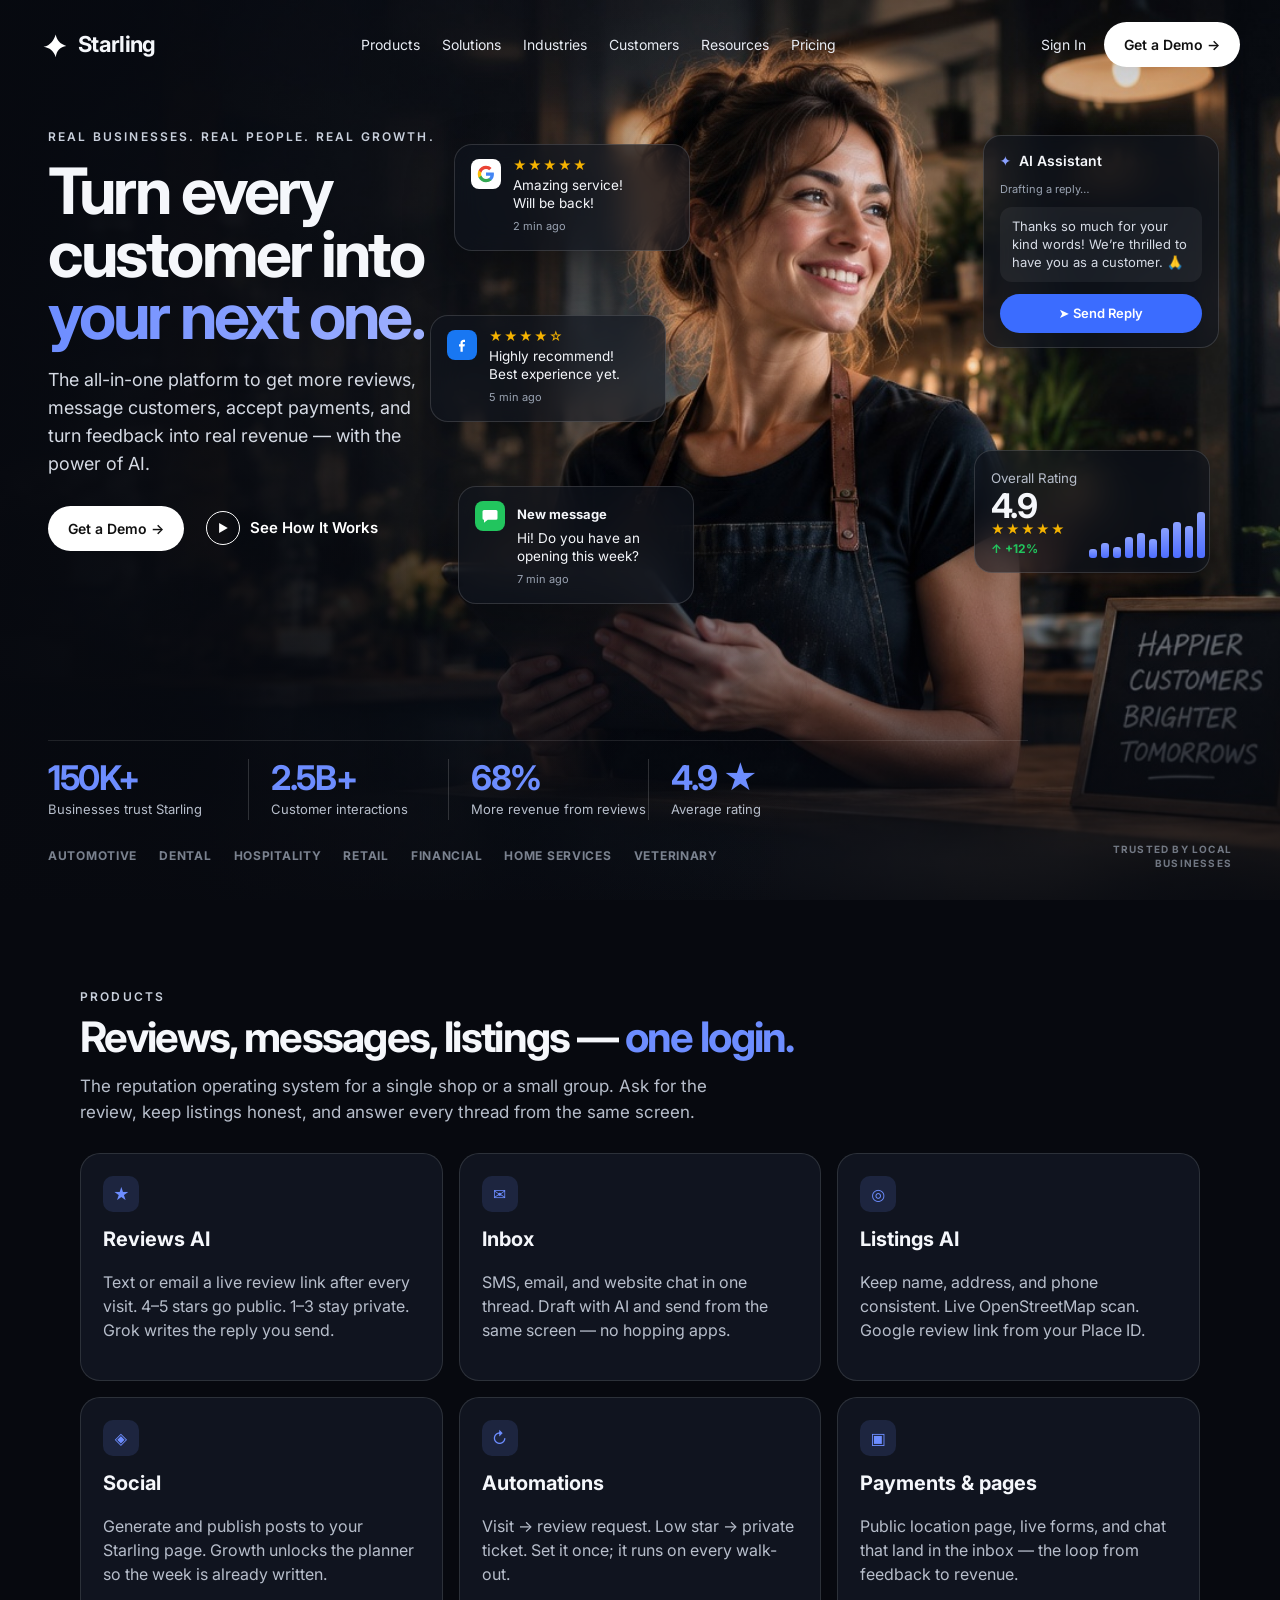
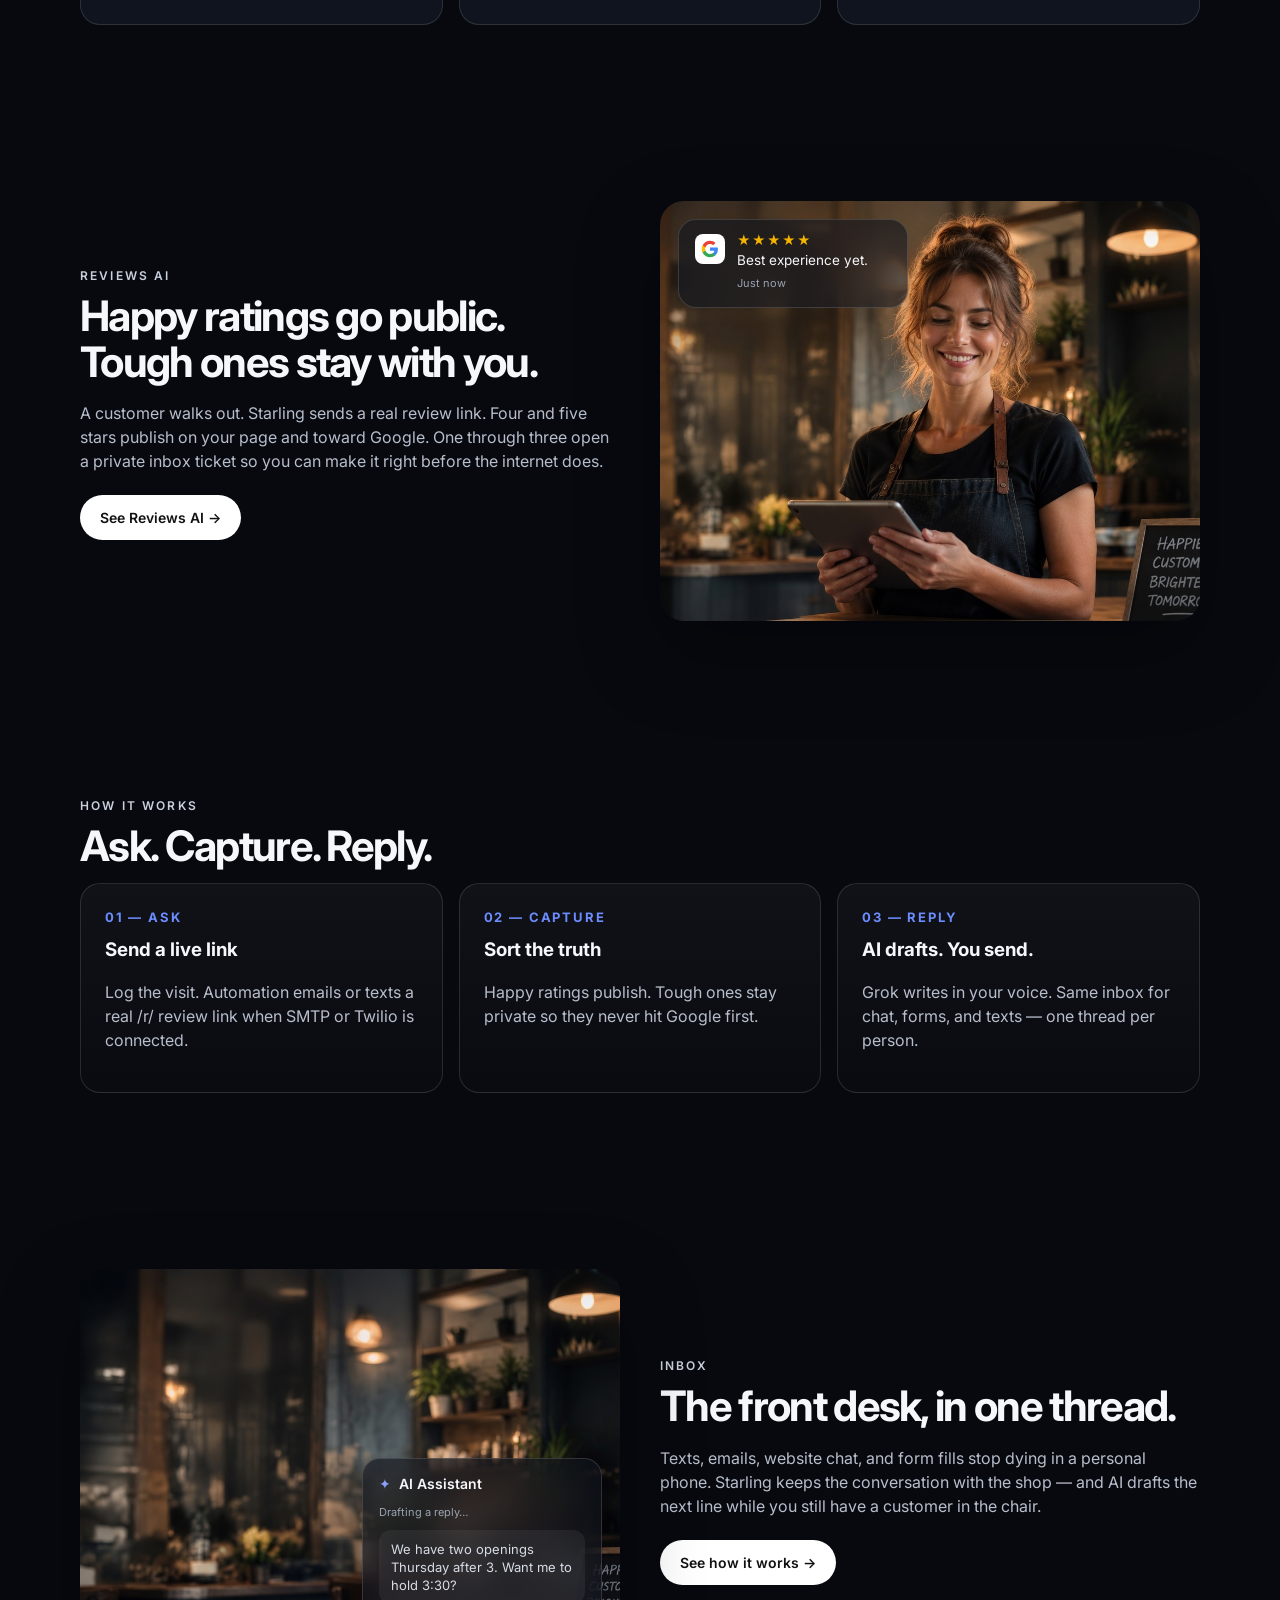
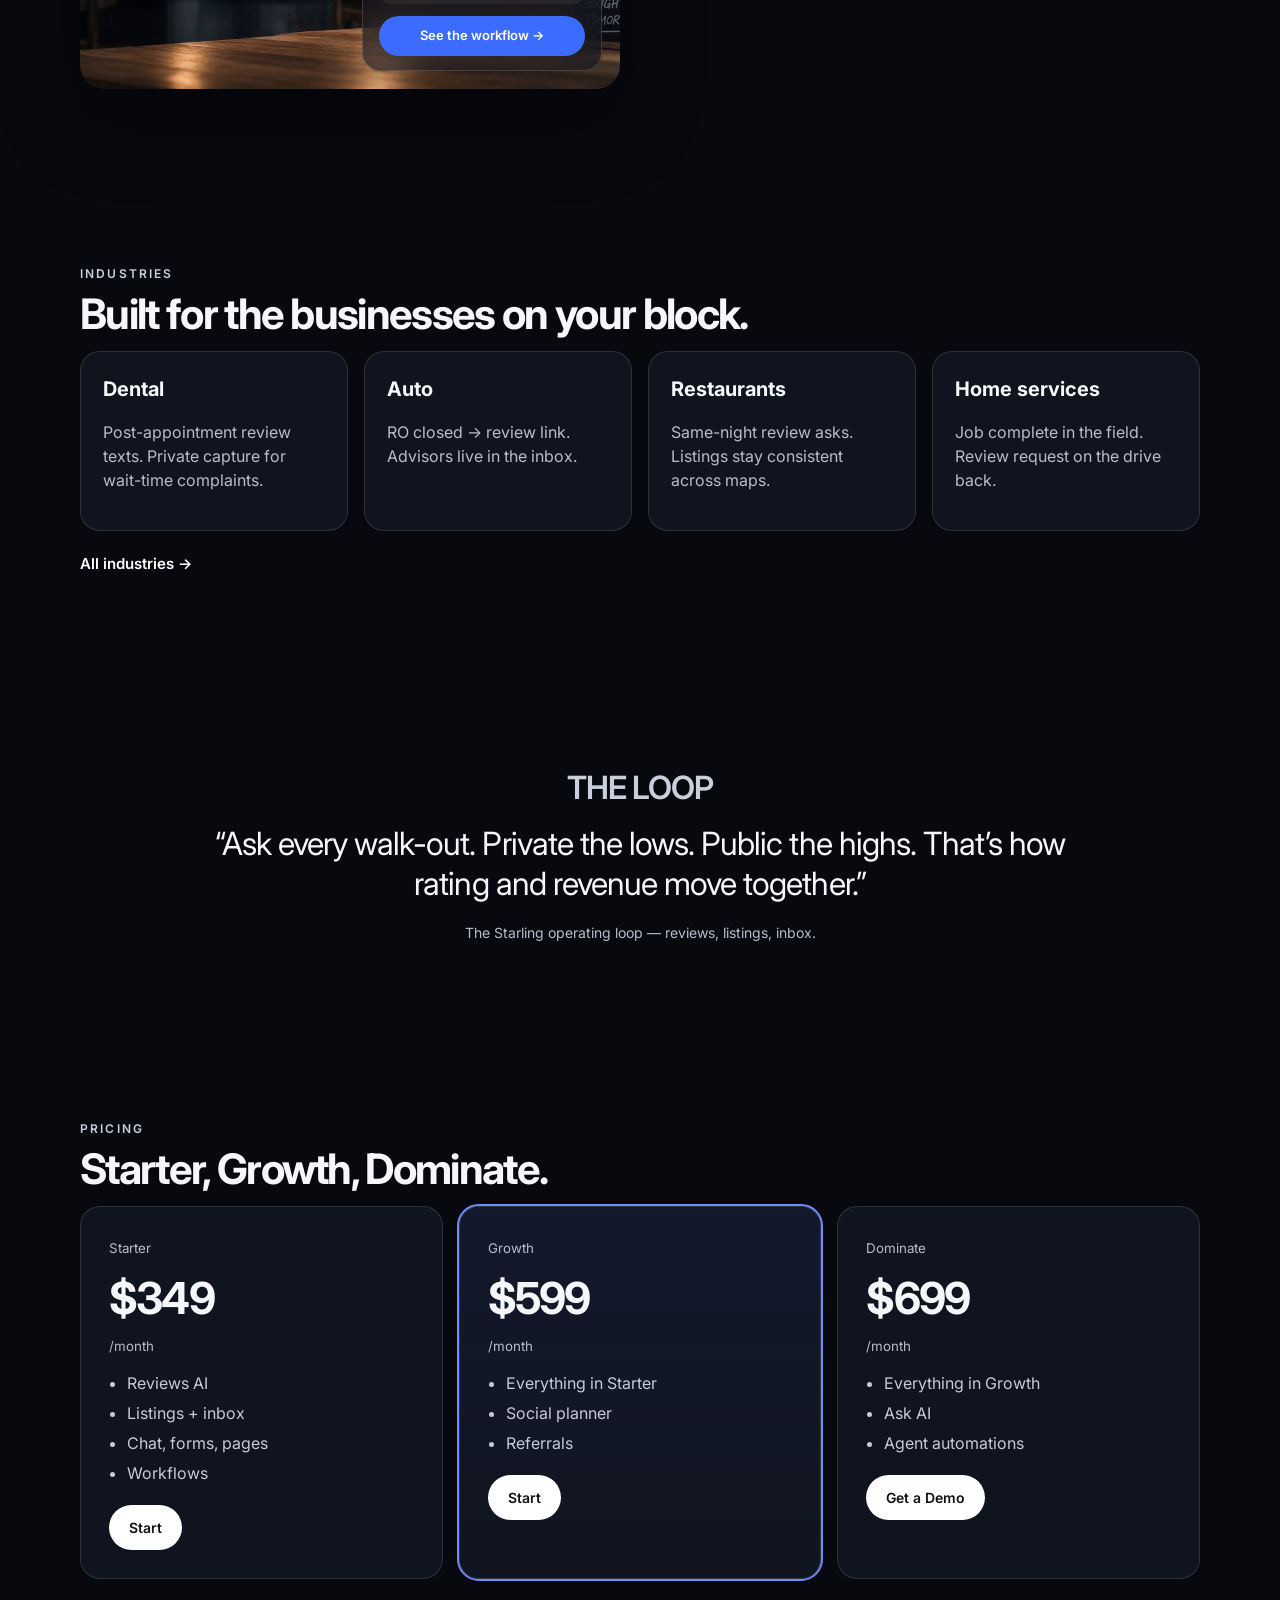
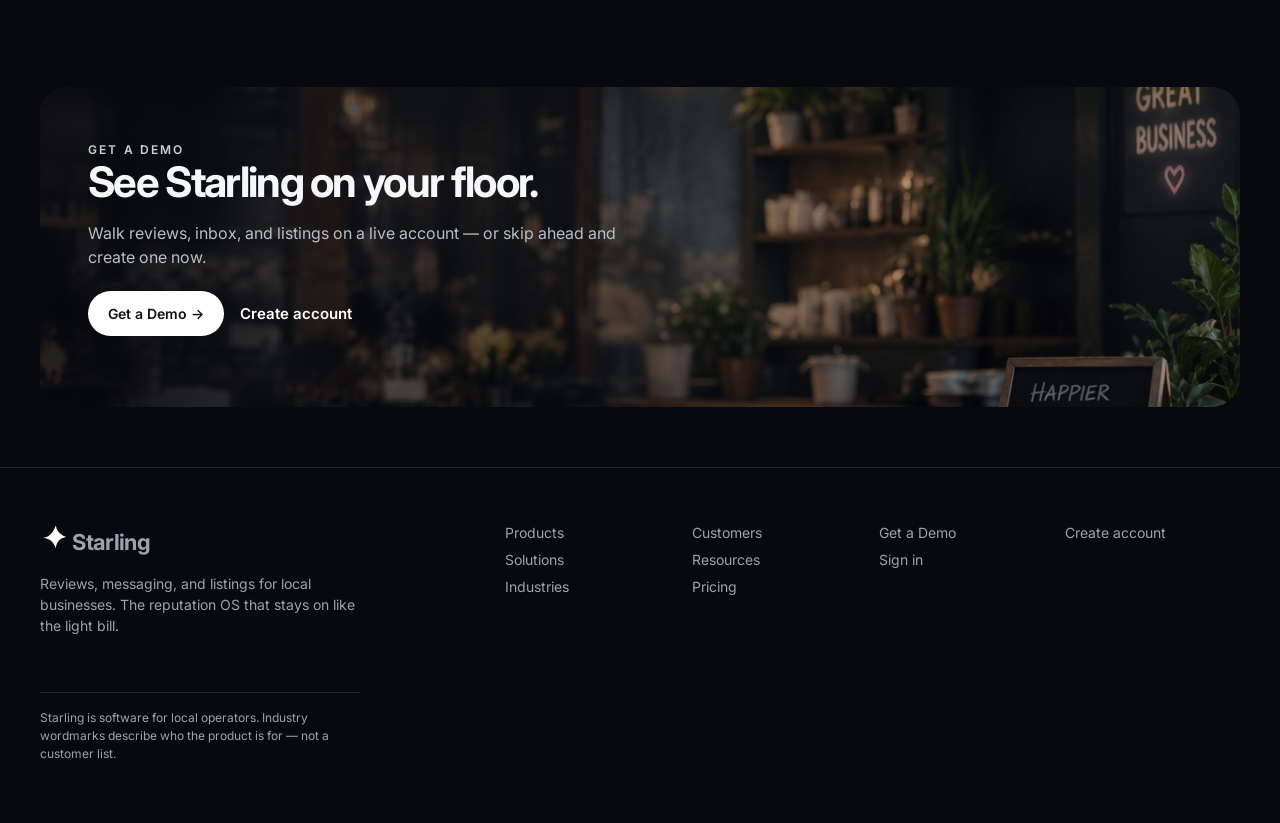
<file: static/index.html>
<!DOCTYPE html>
<html lang="en">
<head>
  <meta charset="utf-8"/>
  <meta name="viewport" content="width=device-width, initial-scale=1"/>
  <title>Starling — Turn every customer into your next one</title>
  <link rel="stylesheet" href="https://fonts.googleapis.com/css2?family=Inter:wght@400;500;600;700&display=swap"/>
  <link rel="stylesheet" href="/static/site.css"/>
</head>
<body>
  <section class="hero">
    <header class="top">
      <a class="brand" href="/">
        <svg viewBox="0 0 32 32" fill="none" aria-hidden="true"><path d="M4 18c8-1 12-8 14-14 1 6 5 11 12 13-7 1-11 5-12 13-2-7-7-11-14-12Z" fill="#fff"/></svg>
        Starling
      </a>
      <nav class="links">
        <a href="/products">Products</a>
        <a href="/solutions">Solutions</a>
        <a href="/industries">Industries</a>
        <a href="/customers">Customers</a>
        <a href="/resources">Resources</a>
        <a href="/pricing">Pricing</a>
      </nav>
      <div class="top-cta">
        <a class="signin" href="/app">Sign In</a>
        <a class="btn-white" href="/demo">Get a Demo →</a>
      </div>
      <button class="burger" id="burger" type="button" aria-label="Menu">☰</button>
    </header>

    <div class="hero-copy">
      <p class="eyebrow">Real businesses. Real people. Real growth.</p>
      <h1>Turn every customer into <em>your next one.</em></h1>
      <p class="lead">The all-in-one platform to get more reviews, message customers, accept payments, and turn feedback into real revenue — with the power of AI.</p>
      <div class="hero-actions">
        <a class="btn-white" href="/demo">Get a Demo →</a>
        <a class="btn-ghost" href="#how"><span class="play">▶</span> See How It Works</a>
      </div>
    </div>

    <div class="float-stack">
      <div class="glass rev card-g">
        <div class="mark g" aria-hidden="true">
          <svg viewBox="0 0 24 24"><path fill="#4285F4" d="M22.56 12.25c0-.78-.07-1.53-.2-2.25H12v4.26h5.92c-.26 1.37-1.04 2.53-2.21 3.31v2.77h3.57c2.08-1.92 3.28-4.74 3.28-8.09z"/><path fill="#34A853" d="M12 23c2.97 0 5.46-.98 7.28-2.66l-3.57-2.77c-.98.66-2.23 1.06-3.71 1.06-2.86 0-5.29-1.93-6.16-4.53H2.18v2.84C3.99 20.53 7.7 23 12 23z"/><path fill="#FBBC05" d="M5.84 14.09c-.22-.66-.35-1.36-.35-2.09s.13-1.43.35-2.09V7.07H2.18C1.43 8.55 1 10.22 1 12s.43 3.45 1.18 4.93l3.66-2.84z"/><path fill="#EA4335" d="M12 5.38c1.62 0 3.06.56 4.21 1.64l3.15-3.15C17.45 2.09 14.97 1 12 1 7.7 1 3.99 3.47 2.18 7.07l3.66 2.84c.87-2.6 3.3-4.53 6.16-4.53z"/></svg>
        </div>
        <div>
          <div class="stars">★★★★★</div>
          <p>Amazing service!<br/>Will be back!</p>
          <small>2 min ago</small>
        </div>
      </div>
      <div class="glass rev card-f">
        <div class="mark f" aria-hidden="true">
          <svg viewBox="0 0 24 24"><path fill="#fff" d="M14 8h2V5h-2c-2.2 0-4 1.8-4 4v2H8v3h2v7h3v-7h2.2l.8-3H13V9c0-.6.4-1 1-1z"/></svg>
        </div>
        <div>
          <div class="stars">★★★★☆</div>
          <p>Highly recommend!<br/>Best experience yet.</p>
          <small>5 min ago</small>
        </div>
      </div>
      <div class="glass rev card-m">
        <div class="mark c" aria-hidden="true">
          <svg viewBox="0 0 24 24"><path fill="#fff" d="M4 4h16a2 2 0 0 1 2 2v9a2 2 0 0 1-2 2H9l-5 4v-4H4a2 2 0 0 1-2-2V6a2 2 0 0 1 2-2z"/></svg>
        </div>
        <div>
          <strong style="font-size:13px">New message</strong>
          <p>Hi! Do you have an opening this week?</p>
          <small>7 min ago</small>
        </div>
      </div>
      <div class="glass ai-card card-ai">
        <h4><span class="spark">✦</span> AI Assistant</h4>
        <small>Drafting a reply…</small>
        <div class="draft">Thanks so much for your kind words! We’re thrilled to have you as a customer. 🙏</div>
        <a class="btn-blue" href="/app">➤ Send Reply</a>
      </div>
      <div class="glass rating card-rt">
        <div>
          <small class="muted">Overall Rating</small>
          <b>4.9</b>
          <div class="stars">★★★★★</div>
          <div class="up">↑ +12%</div>
        </div>
        <div class="bars" aria-hidden="true">
          <i style="height:18%"></i><i style="height:28%"></i><i style="height:22%"></i><i style="height:40%"></i>
          <i style="height:48%"></i><i style="height:36%"></i><i style="height:58%"></i><i style="height:70%"></i>
          <i style="height:62%"></i><i style="height:88%"></i>
        </div>
      </div>
    </div>

    <div class="hero-floor">
      <div class="stats">
        <div><b>150K+</b><span>Businesses trust Starling</span></div>
        <div><b>2.5B+</b><span>Customer interactions</span></div>
        <div><b>68%</b><span>More revenue from reviews</span></div>
        <div><b>4.9 ★</b><span>Average rating</span></div>
      </div>
      <div class="logos">
        <div class="logo-row"><span>Automotive</span><span>Dental</span><span>Hospitality</span><span>Retail</span><span>Financial</span><span>Home services</span><span>Veterinary</span></div>
        <div class="logo-note">Trusted by local businesses</div>
      </div>
    </div>
  </section>

  <section class="section" id="how">
    <p class="eyebrow">Products</p>
    <h2>Reviews, messages, listings — <em>one login.</em></h2>
    <p class="lead-s">The reputation operating system for a single shop or a small group. Ask for the review, keep listings honest, and answer every thread from the same screen.</p>
    <div class="grid3">
      <div class="card"><div class="ico">★</div><h3>Reviews AI</h3><p class="muted">Text or email a live review link after every visit. 4–5 stars go public. 1–3 stay private. Grok writes the reply you send.</p></div>
      <div class="card"><div class="ico">✉</div><h3>Inbox</h3><p class="muted">SMS, email, and website chat in one thread. Draft with AI and send from the same screen — no hopping apps.</p></div>
      <div class="card"><div class="ico">◎</div><h3>Listings AI</h3><p class="muted">Keep name, address, and phone consistent. Live OpenStreetMap scan. Google review link from your Place ID.</p></div>
      <div class="card"><div class="ico">◈</div><h3>Social</h3><p class="muted">Generate and publish posts to your Starling page. Growth unlocks the planner so the week is already written.</p></div>
      <div class="card"><div class="ico">↻</div><h3>Automations</h3><p class="muted">Visit → review request. Low star → private ticket. Set it once; it runs on every walk-out.</p></div>
      <div class="card"><div class="ico">▣</div><h3>Payments &amp; pages</h3><p class="muted">Public location page, live forms, and chat that land in the inbox — the loop from feedback to revenue.</p></div>
    </div>
  </section>

  <section class="section">
    <div class="split">
      <div>
        <p class="eyebrow">Reviews AI</p>
        <h2>Happy ratings go public. Tough ones stay with you.</h2>
        <p class="muted">A customer walks out. Starling sends a real review link. Four and five stars publish on your page and toward Google. One through three open a private inbox ticket so you can make it right before the internet does.</p>
        <p style="margin-top:22px"><a class="btn-white" href="/products">See Reviews AI →</a></p>
      </div>
      <div class="photo" style="background-image:url('/static/img/section-woman.jpg')">
        <div class="glass rev pin-tl">
          <div class="mark g"><svg viewBox="0 0 24 24"><path fill="#4285F4" d="M22.56 12.25c0-.78-.07-1.53-.2-2.25H12v4.26h5.92c-.26 1.37-1.04 2.53-2.21 3.31v2.77h3.57c2.08-1.92 3.28-4.74 3.28-8.09z"/><path fill="#34A853" d="M12 23c2.97 0 5.46-.98 7.28-2.66l-3.57-2.77c-.98.66-2.23 1.06-3.71 1.06-2.86 0-5.29-1.93-6.16-4.53H2.18v2.84C3.99 20.53 7.7 23 12 23z"/><path fill="#FBBC05" d="M5.84 14.09c-.22-.66-.35-1.36-.35-2.09s.13-1.43.35-2.09V7.07H2.18C1.43 8.55 1 10.22 1 12s.43 3.45 1.18 4.93l3.66-2.84z"/><path fill="#EA4335" d="M12 5.38c1.62 0 3.06.56 4.21 1.64l3.15-3.15C17.45 2.09 14.97 1 12 1 7.7 1 3.99 3.47 2.18 7.07l3.66 2.84c.87-2.6 3.3-4.53 6.16-4.53z"/></svg></div>
          <div><div class="stars">★★★★★</div><p>Best experience yet.</p><small>Just now</small></div>
        </div>
      </div>
    </div>
  </section>

  <section class="section">
    <p class="eyebrow">How it works</p>
    <h2>Ask. Capture. Reply.</h2>
    <div class="steps">
      <div class="step"><b>01 — Ask</b><h3>Send a live link</h3><p class="muted">Log the visit. Automation emails or texts a real /r/ review link when SMTP or Twilio is connected.</p></div>
      <div class="step"><b>02 — Capture</b><h3>Sort the truth</h3><p class="muted">Happy ratings publish. Tough ones stay private so they never hit Google first.</p></div>
      <div class="step"><b>03 — Reply</b><h3>AI drafts. You send.</h3><p class="muted">Grok writes in your voice. Same inbox for chat, forms, and texts — one thread per person.</p></div>
    </div>
  </section>

  <section class="section">
    <div class="split">
      <div class="photo" style="background-image:url('/static/img/section-cafe.jpg')">
        <div class="glass ai-card pin-br">
          <h4><span class="spark">✦</span> AI Assistant</h4>
          <small>Drafting a reply…</small>
          <div class="draft">We have two openings Thursday after 3. Want me to hold 3:30?</div>
          <a class="btn-blue" href="/solutions">See the workflow →</a>
        </div>
      </div>
      <div>
        <p class="eyebrow">Inbox</p>
        <h2>The front desk, in one thread.</h2>
        <p class="muted">Texts, emails, website chat, and form fills stop dying in a personal phone. Starling keeps the conversation with the shop — and AI drafts the next line while you still have a customer in the chair.</p>
        <p style="margin-top:22px"><a class="btn-white" href="/solutions">See how it works →</a></p>
      </div>
    </div>
  </section>

  <section class="section">
    <p class="eyebrow">Industries</p>
    <h2>Built for the businesses on your block.</h2>
    <div class="grid4">
      <div class="card"><h3>Dental</h3><p class="muted">Post-appointment review texts. Private capture for wait-time complaints.</p></div>
      <div class="card"><h3>Auto</h3><p class="muted">RO closed → review link. Advisors live in the inbox.</p></div>
      <div class="card"><h3>Restaurants</h3><p class="muted">Same-night review asks. Listings stay consistent across maps.</p></div>
      <div class="card"><h3>Home services</h3><p class="muted">Job complete in the field. Review request on the drive back.</p></div>
    </div>
    <p style="margin-top:20px"><a class="btn-ghost" href="/industries">All industries →</a></p>
  </section>

  <section class="section">
    <div class="quote">
      <p class="eyebrow">The loop</p>
      <p>“Ask every walk-out. Private the lows. Public the highs. That’s how rating and revenue move together.”</p>
      <span>The Starling operating loop — reviews, listings, inbox.</span>
    </div>
  </section>

  <section class="section" id="pricing">
    <p class="eyebrow">Pricing</p>
    <h2>Starter, Growth, Dominate.</h2>
    <div class="grid3 price">
      <div class="card">
        <small class="muted">Starter</small>
        <b>$349</b>
        <small class="muted">/month</small>
        <ul><li>Reviews AI</li><li>Listings + inbox</li><li>Chat, forms, pages</li><li>Workflows</li></ul>
        <a class="btn-white" href="/app">Start</a>
      </div>
      <div class="card featured">
        <small class="muted">Growth</small>
        <b>$599</b>
        <small class="muted">/month</small>
        <ul><li>Everything in Starter</li><li>Social planner</li><li>Referrals</li></ul>
        <a class="btn-white" href="/app">Start</a>
      </div>
      <div class="card">
        <small class="muted">Dominate</small>
        <b>$699</b>
        <small class="muted">/month</small>
        <ul><li>Everything in Growth</li><li>Ask AI</li><li>Agent automations</li></ul>
        <a class="btn-white" href="/demo">Get a Demo</a>
      </div>
    </div>
  </section>

  <section class="cta-band">
    <div class="cta-inner">
      <p class="eyebrow">Get a demo</p>
      <h2>See Starling on your floor.</h2>
      <p class="muted">Walk reviews, inbox, and listings on a live account — or skip ahead and create one now.</p>
      <p style="margin-top:22px;display:flex;gap:16px;flex-wrap:wrap">
        <a class="btn-white" href="/demo">Get a Demo →</a>
        <a class="btn-ghost" href="/app">Create account</a>
      </p>
    </div>
  </section>

  <footer class="foot">
    <div>
      <a class="brand" href="/"><svg viewBox="0 0 32 32" fill="none" width="28"><path d="M4 18c8-1 12-8 14-14 1 6 5 11 12 13-7 1-11 5-12 13-2-7-7-11-14-12Z" fill="#fff"/></svg> Starling</a>
      <p>Reviews, messaging, and listings for local businesses. The reputation OS that stays on like the light bill.</p>
    </div>
    <div class="foot-cols">
      <div><a href="/products">Products</a><a href="/solutions">Solutions</a><a href="/industries">Industries</a></div>
      <div><a href="/customers">Customers</a><a href="/resources">Resources</a><a href="/pricing">Pricing</a></div>
      <div><a href="/demo">Get a Demo</a><a href="/app">Sign in</a></div>
      <div><a href="/app">Create account</a></div>
    </div>
    <p class="legal">Starling is software for local operators. Industry wordmarks describe who the product is for — not a customer list.</p>
  </footer>
  <script src="/static/site.js"></script>
</body>
</html>
</file>
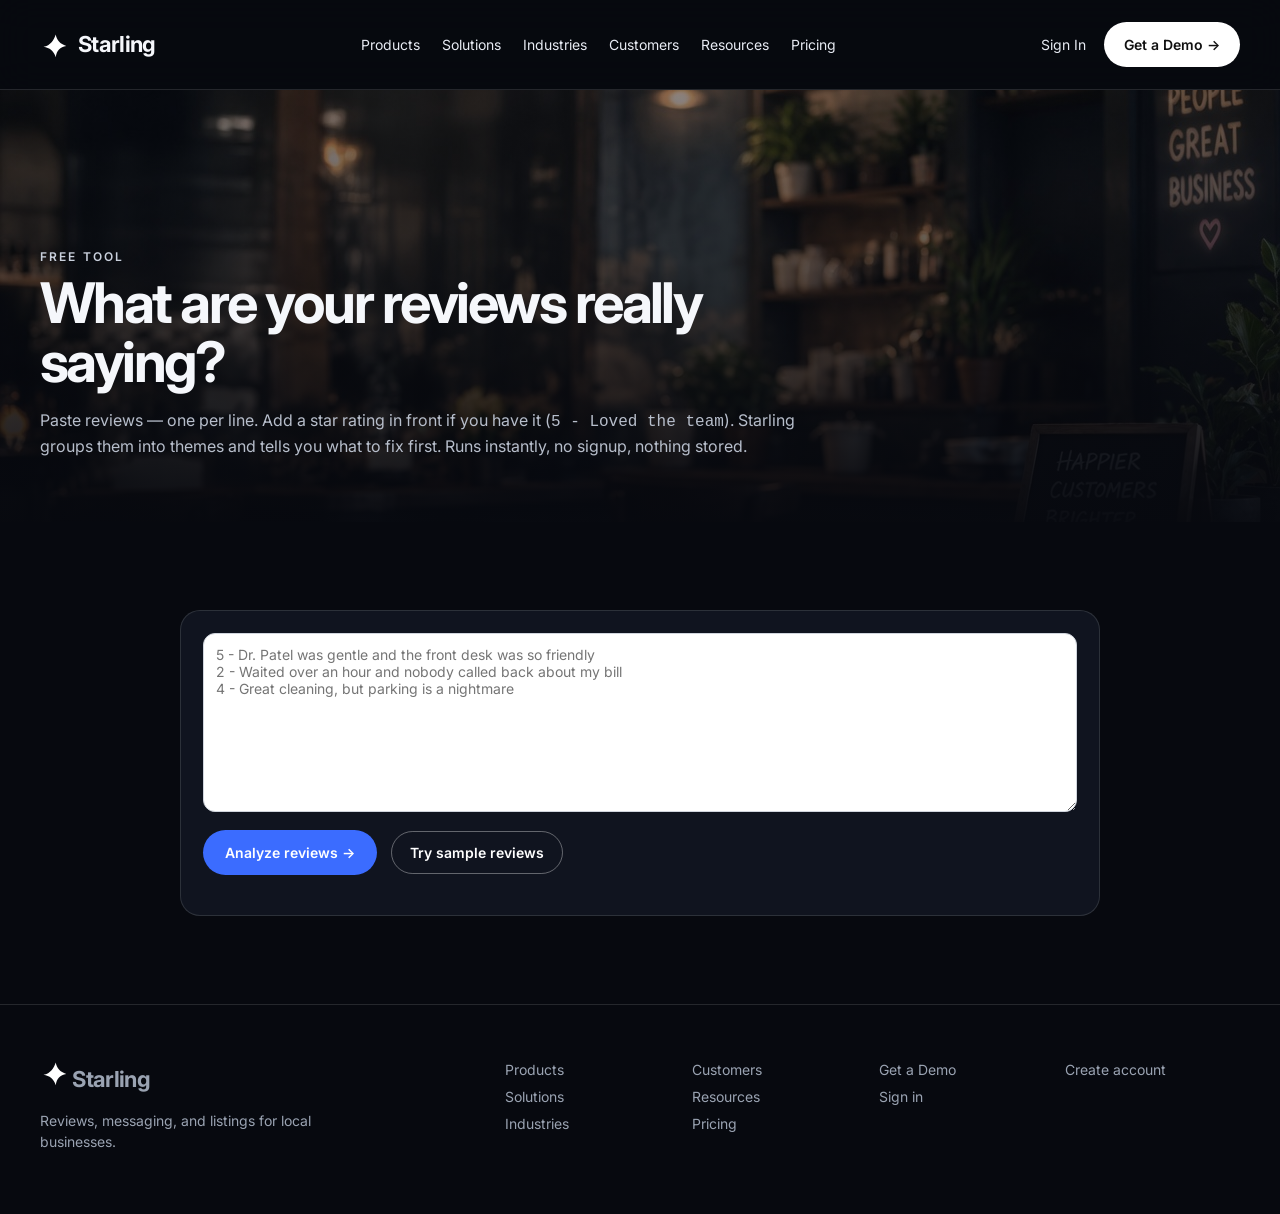
<file: static/analyzer.html>
<!DOCTYPE html>
<html lang="en">
<head>
  <meta charset="utf-8"/>
  <meta name="viewport" content="width=device-width, initial-scale=1"/>
  <title>Free Review Analyzer — Starling</title>
  <meta name="description" content="Paste your customer reviews and see what people praise and complain about — staff, wait time, price, cleanliness. Free, instant, no signup."/>
  <link rel="stylesheet" href="https://fonts.googleapis.com/css2?family=Inter:wght@400;500;600;700&display=swap"/>
  <link rel="stylesheet" href="/static/site.css"/>
</head>
<body>
  <header class="top top-bar">
    <a class="brand" href="/"><svg viewBox="0 0 32 32" fill="none"><path d="M4 18c8-1 12-8 14-14 1 6 5 11 12 13-7 1-11 5-12 13-2-7-7-11-14-12Z" fill="#fff"/></svg> Starling</a>
    <nav class="links">
      <a href="/products">Products</a>
      <a href="/solutions">Solutions</a>
      <a href="/industries">Industries</a>
      <a href="/customers">Customers</a>
      <a href="/resources">Resources</a>
      <a href="/pricing">Pricing</a>
    </nav>
    <div class="top-cta"><a class="signin" href="/app">Sign In</a> <a class="btn-white" href="/demo">Get a Demo →</a></div>
    <button class="burger" id="burger" type="button" aria-label="Menu">☰</button>
  </header>

  <div class="page-hero">
    <div>
      <p class="eyebrow">Free tool</p>
      <h1>What are your reviews really saying?</h1>
      <p class="muted">Paste reviews — one per line. Add a star rating in front if you have it (<code>5 - Loved the team</code>). Starling groups them into themes and tells you what to fix first. Runs instantly, no signup, nothing stored.</p>
    </div>
  </div>

  <section class="section">
    <div class="card" style="max-width:920px;margin:0 auto">
      <textarea id="rv" rows="9" style="width:100%;box-sizing:border-box;border-radius:12px;border:1px solid #d0d5dd;padding:12px;font:14px Inter,sans-serif;color:#101828" placeholder="5 - Dr. Patel was gentle and the front desk was so friendly
2 - Waited over an hour and nobody called back about my bill
4 - Great cleaning, but parking is a nightmare"></textarea>
      <p style="margin-top:12px;display:flex;gap:14px;align-items:center;flex-wrap:wrap"><button class="btn-blue" id="go" type="button" style="width:auto;padding:12px 22px;font-size:14px">Analyze reviews →</button> <button class="btn-ghost" id="sample" type="button" style="background:transparent;border:1px solid rgba(255,255,255,.35);border-radius:999px;padding:10px 18px;font-size:14px;cursor:pointer">Try sample reviews</button></p>
      <div id="out" style="margin-top:18px"></div>
    </div>
  </section>

  <style>
    #out .row3{display:grid;grid-template-columns:repeat(auto-fit,minmax(240px,1fr));gap:12px;margin:12px 0}
    #out .box{border:1px solid rgba(255,255,255,.12);border-radius:14px;padding:12px 14px}
    #out .bad{border-color:#f04438}
    #out .ok{border-color:#12b76a}
    #out small{text-transform:uppercase;letter-spacing:.08em;font-size:11px;opacity:.7}
    #out b{display:block;font-size:20px;margin:2px 0}
    #out q{display:block;font-size:14px;opacity:.85;margin-top:6px}
    #out .bar{display:flex;height:10px;border-radius:999px;overflow:hidden;background:rgba(255,255,255,.08)}
    #out .bar i{display:block}
    #out .ln{display:grid;grid-template-columns:170px 1fr 40px;gap:10px;align-items:center;margin:8px 0;font-size:14px}
  </style>
  <script>
    const SAMPLE = `5 - Dr. Patel was gentle and totally painless. Front desk team so friendly!
2 - Waited over an hour past my appointment. Nobody called back about billing.
5 - Super clean office and they explained everything.
4 - Great cleaning but parking is terrible.
1 - Charged me twice and the receptionist was dismissive when I asked.
5 - Quick visit, fair price, staff remembered my name.
3 - Hygienist was rushed. Took forever to get an appointment.
5 - Thorough, knowledgeable, and on time. Highly recommend.`;
    const esc = (t) => String(t ?? "").replace(/[&<>"']/g, (c) => ({"&":"&amp;","<":"&lt;",">":"&gt;",'"':"&quot;","'":"&#39;"})[c]);
    document.getElementById("sample").onclick = () => { document.getElementById("rv").value = SAMPLE; run(); };
    document.getElementById("go").onclick = run;
    function wireReply() {
      const btn = document.getElementById("draft-reply");
      if (!btn || btn.dataset.wired) return;
      btn.dataset.wired = "1";
      btn.onclick = async () => {
        const raw = document.getElementById("rv").value.trim().split(/\n+/).map((l) => l.trim()).filter(Boolean);
        // Prefer a low-star line if present, else first line.
        let pick = raw[0] || "3 - Please follow up";
        for (const line of raw) {
          const m = line.match(/^(\d)\s*[-–—:]\s*(.*)$/);
          if (m && Number(m[1]) <= 2) { pick = line; break; }
        }
        const m = pick.match(/^(\d)\s*[-–—:]\s*(.*)$/);
        const rating = m ? Number(m[1]) : 3;
        const text = m ? m[2] : pick;
        btn.disabled = true; btn.textContent = "Drafting…";
        try {
          const res = await fetch("/api/public/local-reply", {
            method: "POST",
            headers: {"Content-Type": "application/json"},
            body: JSON.stringify({business: "Northside Dental", industry: "dental", rating, text, customer: "Jordan"}),
          });
          const d = await res.json();
          if (!res.ok) throw new Error(d.detail || "Could not draft");
          const out = document.getElementById("reply-out");
          out.style.display = "block";
          out.textContent = d.text;
          document.getElementById("reply-meta").textContent = `${d.source} · ${d.band}` + (d.aspects && d.aspects.length ? ` · ${d.aspects.join(", ")}` : "");
        } catch (e) {
          document.getElementById("reply-meta").textContent = e.message || "failed";
        } finally {
          btn.disabled = false; btn.textContent = "Draft reply →";
        }
      };
    }
    async function run() {
      const out = document.getElementById("out");
      out.innerHTML = "<p class='muted'>Reading…</p>";
      const res = await fetch("/api/public/insights", {method: "POST", headers: {"Content-Type": "application/json"}, body: JSON.stringify({text: document.getElementById("rv").value})});
      const d = await res.json();
      if (!res.ok) { out.innerHTML = `<p class="muted">${esc(d.detail || "Could not analyze")}</p>`; return; }
      const find = (k) => d.aspects.find((a) => a.aspect === k);
      const fix = d.fix_first && find(d.fix_first), keep = d.keep_doing && find(d.keep_doing);
      const max = Math.max(...d.aspects.map((a) => a.mentions), 1);
      out.innerHTML = `
        <p class="muted">${d.with_text} reviews · ${d.sentiment.positive} positive · ${d.sentiment.neutral} neutral · ${d.sentiment.negative} negative</p>
        <div class="row3">
          ${fix ? `<div class="box bad"><small>Fix first</small><b>${esc(fix.label)}</b>${fix.negative} complaint(s)${fix.complaints[0] ? `<q>${esc(fix.complaints[0])}</q>` : ""}</div>` : ""}
          ${keep ? `<div class="box ok"><small>Keep doing</small><b>${esc(keep.label)}</b>${keep.positive} compliment(s)${keep.praise[0] ? `<q>${esc(keep.praise[0])}</q>` : ""}</div>` : ""}
        </div>
        ${d.aspects.map((a) => `<div class="ln"><span>${esc(a.label)}</span><div class="bar" style="width:${Math.max(8, a.mentions / max * 100)}%"><i style="flex:${a.positive};background:#12b76a"></i><i style="flex:${a.neutral};background:#98a2b3"></i><i style="flex:${a.negative};background:#f04438"></i></div><span class="muted">${a.mentions}</span></div>`).join("")}
        ${d.mismatches && d.mismatches.length ? `<p class="muted">⚠ ${d.mismatches.length} review(s) gave a high rating but used unhappy words — those customers are one bad day from leaving.</p>` : ""}
        <div class="box" id="reply-box" style="margin-top:16px">
          <small>Instant local reply</small>
          <b style="font-size:15px;margin:6px 0">Draft a free reply to your toughest review</b>
          <p class="muted" style="font-size:13px;margin:0 0 10px">No AI credits. Brand-safe templates that mention the same themes Starling just found.</p>
          <p style="display:flex;gap:10px;flex-wrap:wrap;align-items:center;margin:0">
            <button class="btn-blue" id="draft-reply" type="button" style="width:auto;padding:10px 18px;font-size:13px">Draft reply →</button>
            <span class="muted" id="reply-meta" style="font-size:12px"></span>
          </p>
          <pre id="reply-out" style="display:none;white-space:pre-wrap;margin-top:12px;padding:12px;border-radius:10px;background:rgba(0,0,0,.25);font:14px/1.45 Inter,system-ui,sans-serif"></pre>
        </div>
        <p style="margin-top:16px"><a class="btn-white" href="/app">Get this on autopilot for every new review →</a></p>
        <p class="muted" style="font-size:12px;margin-top:10px">Sentiment by VADER (open source, MIT) + Starling’s local-business theme lexicon. Instant replies are Starling’s own template pack (no LLM). Nothing you paste is stored.</p>`;
      wireReply();
    }
  </script>

  <footer class="foot">
    <div>
      <a class="brand" href="/"><svg viewBox="0 0 32 32" fill="none" width="28"><path d="M4 18c8-1 12-8 14-14 1 6 5 11 12 13-7 1-11 5-12 13-2-7-7-11-14-12Z" fill="#fff"/></svg> Starling</a>
      <p>Reviews, messaging, and listings for local businesses.</p>
    </div>
    <div class="foot-cols">
      <div><a href="/products">Products</a><a href="/solutions">Solutions</a><a href="/industries">Industries</a></div>
      <div><a href="/customers">Customers</a><a href="/resources">Resources</a><a href="/pricing">Pricing</a></div>
      <div><a href="/demo">Get a Demo</a><a href="/app">Sign in</a></div>
      <div><a href="/app">Create account</a></div>
    </div>
  </footer>
  <script src="/static/site.js"></script>
</body>
</html>
</file>
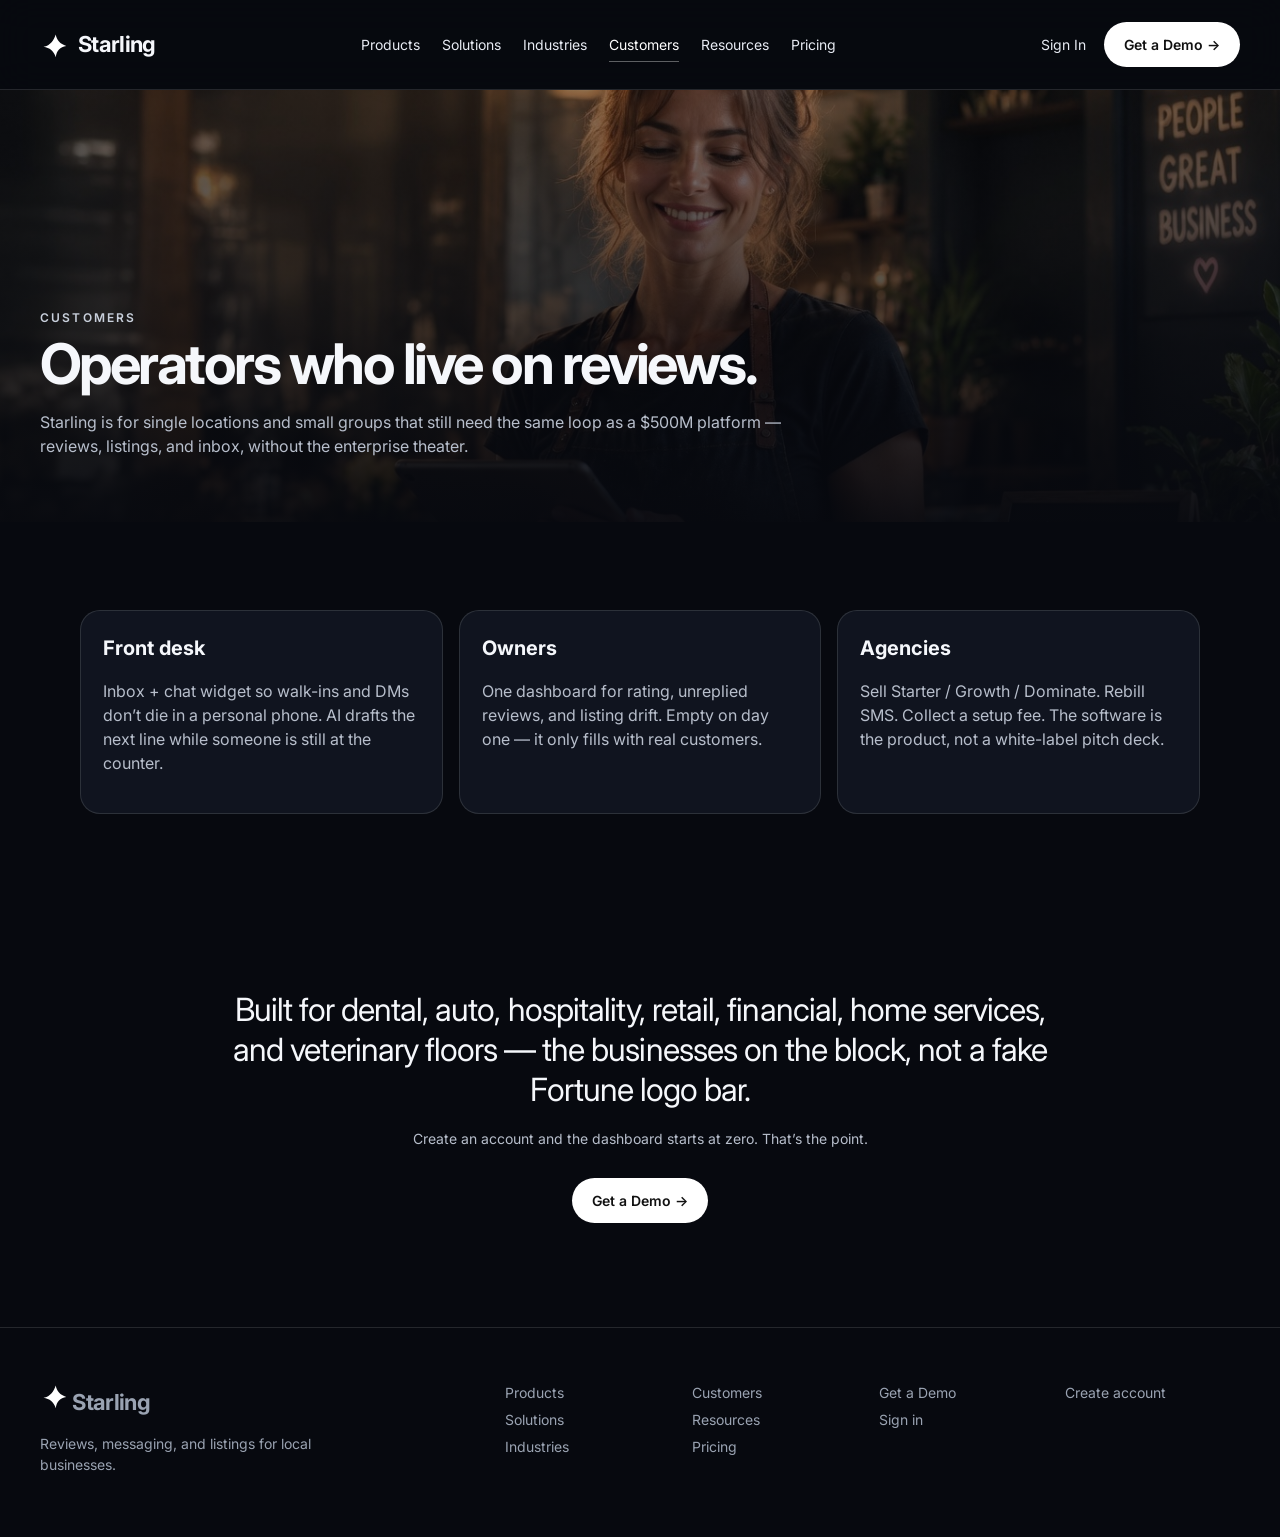
<file: static/customers.html>
<!DOCTYPE html>
<html lang="en">
<head>
  <meta charset="utf-8"/>
  <meta name="viewport" content="width=device-width, initial-scale=1"/>
  <title>Customers — Starling</title>
  <link rel="stylesheet" href="https://fonts.googleapis.com/css2?family=Inter:wght@400;500;600;700&display=swap"/>
  <link rel="stylesheet" href="/static/site.css"/>
</head>
<body>
  <header class="top top-bar">
    <a class="brand" href="/"><svg viewBox="0 0 32 32" fill="none"><path d="M4 18c8-1 12-8 14-14 1 6 5 11 12 13-7 1-11 5-12 13-2-7-7-11-14-12Z" fill="#fff"/></svg> Starling</a>
    <nav class="links">
      <a href="/products">Products</a>
      <a href="/solutions">Solutions</a>
      <a href="/industries">Industries</a>
      <a class="on" href="/customers">Customers</a>
      <a href="/resources">Resources</a>
      <a href="/pricing">Pricing</a>
    </nav>
    <div class="top-cta"><a class="signin" href="/app">Sign In</a> <a class="btn-white" href="/demo">Get a Demo →</a></div>
    <button class="burger" id="burger" type="button" aria-label="Menu">☰</button>
  </header>

  <div class="page-hero woman">
    <div>
      <p class="eyebrow">Customers</p>
      <h1>Operators who live on reviews.</h1>
      <p class="muted">Starling is for single locations and small groups that still need the same loop as a $500M platform — reviews, listings, and inbox, without the enterprise theater.</p>
    </div>
  </div>

  <section class="section">
    <div class="grid3">
      <div class="card"><h3>Front desk</h3><p class="muted">Inbox + chat widget so walk-ins and DMs don’t die in a personal phone. AI drafts the next line while someone is still at the counter.</p></div>
      <div class="card"><h3>Owners</h3><p class="muted">One dashboard for rating, unreplied reviews, and listing drift. Empty on day one — it only fills with real customers.</p></div>
      <div class="card"><h3>Agencies</h3><p class="muted">Sell Starter / Growth / Dominate. Rebill SMS. Collect a setup fee. The software is the product, not a white-label pitch deck.</p></div>
    </div>
  </section>

  <section class="section">
    <div class="quote">
      <p>Built for dental, auto, hospitality, retail, financial, home services, and veterinary floors — the businesses on the block, not a fake Fortune logo bar.</p>
      <span>Create an account and the dashboard starts at zero. That’s the point.</span>
    </div>
    <p style="margin-top:28px;text-align:center"><a class="btn-white" href="/demo">Get a Demo →</a></p>
  </section>

  <footer class="foot">
    <div>
      <a class="brand" href="/"><svg viewBox="0 0 32 32" fill="none" width="28"><path d="M4 18c8-1 12-8 14-14 1 6 5 11 12 13-7 1-11 5-12 13-2-7-7-11-14-12Z" fill="#fff"/></svg> Starling</a>
      <p>Reviews, messaging, and listings for local businesses.</p>
    </div>
    <div class="foot-cols">
      <div><a href="/products">Products</a><a href="/solutions">Solutions</a><a href="/industries">Industries</a></div>
      <div><a href="/customers">Customers</a><a href="/resources">Resources</a><a href="/pricing">Pricing</a></div>
      <div><a href="/demo">Get a Demo</a><a href="/app">Sign in</a></div>
      <div><a href="/app">Create account</a></div>
    </div>
  </footer>
  <script src="/static/site.js"></script>
</body>
</html>
</file>
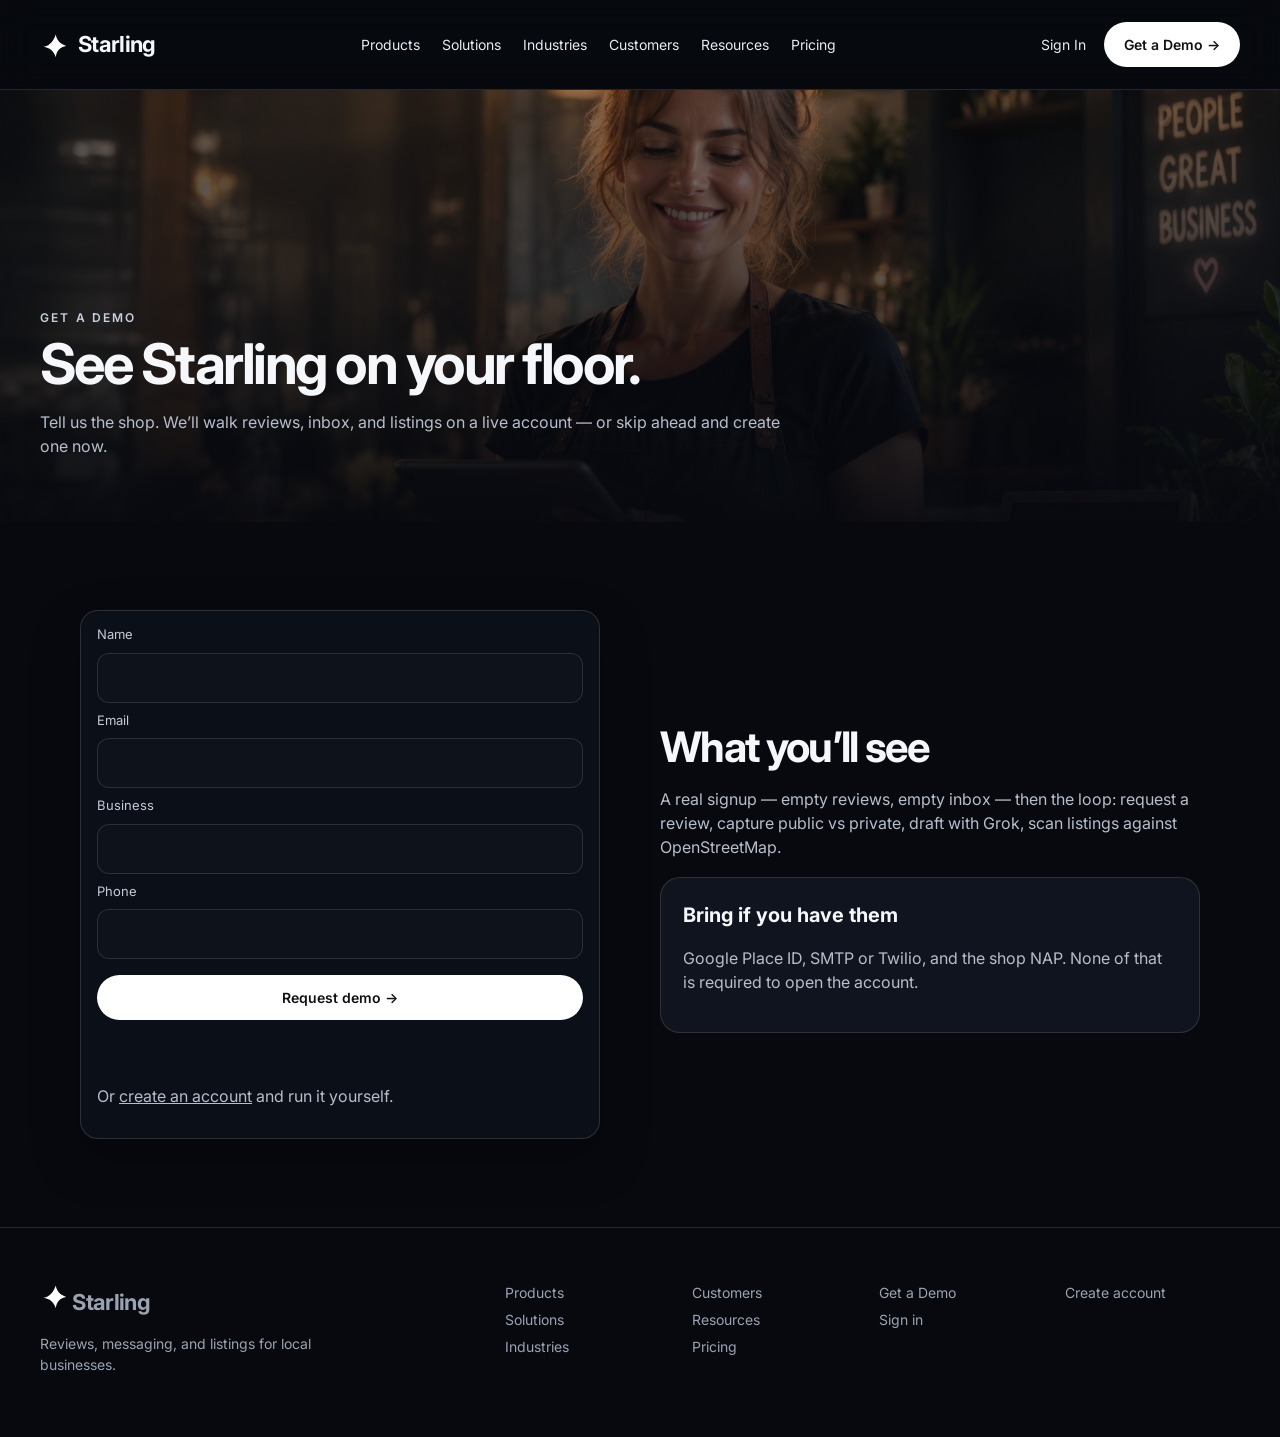
<file: static/demo.html>
<!DOCTYPE html>
<html lang="en">
<head>
  <meta charset="utf-8"/>
  <meta name="viewport" content="width=device-width, initial-scale=1"/>
  <title>Get a Demo — Starling</title>
  <link rel="stylesheet" href="https://fonts.googleapis.com/css2?family=Inter:wght@400;500;600;700&display=swap"/>
  <link rel="stylesheet" href="/static/site.css"/>
</head>
<body>
  <header class="top top-bar">
    <a class="brand" href="/"><svg viewBox="0 0 32 32" fill="none"><path d="M4 18c8-1 12-8 14-14 1 6 5 11 12 13-7 1-11 5-12 13-2-7-7-11-14-12Z" fill="#fff"/></svg> Starling</a>
    <nav class="links">
      <a href="/products">Products</a>
      <a href="/solutions">Solutions</a>
      <a href="/industries">Industries</a>
      <a href="/customers">Customers</a>
      <a href="/resources">Resources</a>
      <a href="/pricing">Pricing</a>
    </nav>
    <div class="top-cta"><a class="signin" href="/app">Sign In</a> <a class="btn-white" href="/demo">Get a Demo →</a></div>
    <button class="burger" id="burger" type="button" aria-label="Menu">☰</button>
  </header>

  <div class="page-hero woman">
    <div>
      <p class="eyebrow">Get a Demo</p>
      <h1>See Starling on your floor.</h1>
      <p class="muted">Tell us the shop. We’ll walk reviews, inbox, and listings on a live account — or skip ahead and create one now.</p>
    </div>
  </div>

  <section class="section">
    <div class="split">
      <form class="form glass" id="demo-form" style="width:100%;max-width:520px">
        <label>Name</label>
        <input name="name" required/>
        <label>Email</label>
        <input name="email" type="email" required/>
        <label>Business</label>
        <input name="business"/>
        <label>Phone</label>
        <input name="phone"/>
        <button class="btn-white" type="submit" style="margin-top:8px">Request demo →</button>
        <p class="muted" id="demo-out"></p>
        <p class="muted">Or <a href="/app" style="text-decoration:underline">create an account</a> and run it yourself.</p>
      </form>
      <div>
        <h2>What you’ll see</h2>
        <p class="muted">A real signup — empty reviews, empty inbox — then the loop: request a review, capture public vs private, draft with Grok, scan listings against OpenStreetMap.</p>
        <div class="card" style="margin-top:18px">
          <h3>Bring if you have them</h3>
          <p class="muted">Google Place ID, SMTP or Twilio, and the shop NAP. None of that is required to open the account.</p>
        </div>
      </div>
    </div>
  </section>

  <footer class="foot">
    <div>
      <a class="brand" href="/"><svg viewBox="0 0 32 32" fill="none" width="28"><path d="M4 18c8-1 12-8 14-14 1 6 5 11 12 13-7 1-11 5-12 13-2-7-7-11-14-12Z" fill="#fff"/></svg> Starling</a>
      <p>Reviews, messaging, and listings for local businesses.</p>
    </div>
    <div class="foot-cols">
      <div><a href="/products">Products</a><a href="/solutions">Solutions</a><a href="/industries">Industries</a></div>
      <div><a href="/customers">Customers</a><a href="/resources">Resources</a><a href="/pricing">Pricing</a></div>
      <div><a href="/demo">Get a Demo</a><a href="/app">Sign in</a></div>
      <div><a href="/app">Create account</a></div>
    </div>
  </footer>
  <script src="/static/site.js"></script>
</body>
</html>
</file>
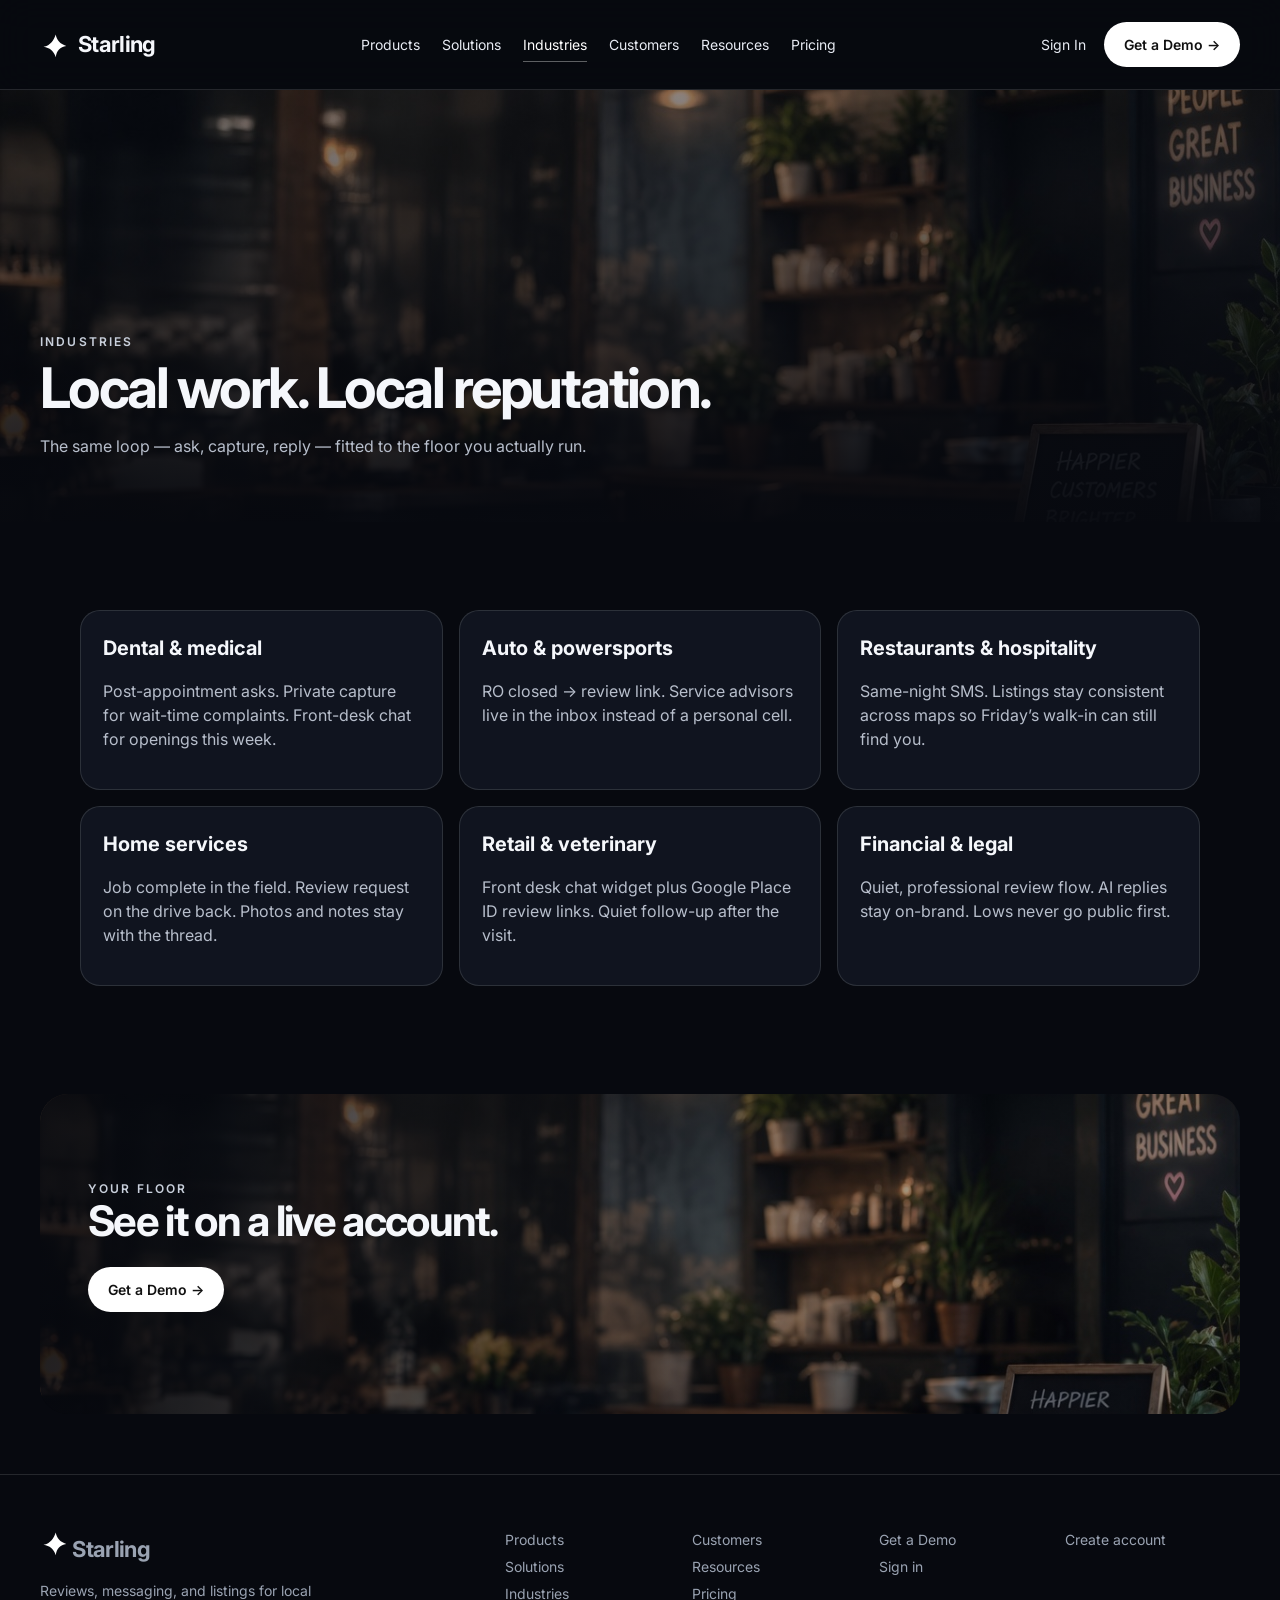
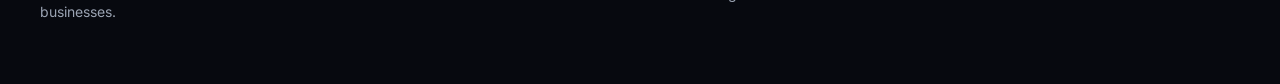
<file: static/industries.html>
<!DOCTYPE html>
<html lang="en">
<head>
  <meta charset="utf-8"/>
  <meta name="viewport" content="width=device-width, initial-scale=1"/>
  <title>Industries — Starling</title>
  <link rel="stylesheet" href="https://fonts.googleapis.com/css2?family=Inter:wght@400;500;600;700&display=swap"/>
  <link rel="stylesheet" href="/static/site.css"/>
</head>
<body>
  <header class="top top-bar">
    <a class="brand" href="/"><svg viewBox="0 0 32 32" fill="none"><path d="M4 18c8-1 12-8 14-14 1 6 5 11 12 13-7 1-11 5-12 13-2-7-7-11-14-12Z" fill="#fff"/></svg> Starling</a>
    <nav class="links">
      <a href="/products">Products</a>
      <a href="/solutions">Solutions</a>
      <a class="on" href="/industries">Industries</a>
      <a href="/customers">Customers</a>
      <a href="/resources">Resources</a>
      <a href="/pricing">Pricing</a>
    </nav>
    <div class="top-cta"><a class="signin" href="/app">Sign In</a> <a class="btn-white" href="/demo">Get a Demo →</a></div>
    <button class="burger" id="burger" type="button" aria-label="Menu">☰</button>
  </header>

  <div class="page-hero">
    <div>
      <p class="eyebrow">Industries</p>
      <h1>Local work. Local reputation.</h1>
      <p class="muted">The same loop — ask, capture, reply — fitted to the floor you actually run.</p>
    </div>
  </div>

  <section class="section">
    <div class="grid3">
      <div class="card"><h3>Dental &amp; medical</h3><p class="muted">Post-appointment asks. Private capture for wait-time complaints. Front-desk chat for openings this week.</p></div>
      <div class="card"><h3>Auto &amp; powersports</h3><p class="muted">RO closed → review link. Service advisors live in the inbox instead of a personal cell.</p></div>
      <div class="card"><h3>Restaurants &amp; hospitality</h3><p class="muted">Same-night SMS. Listings stay consistent across maps so Friday’s walk-in can still find you.</p></div>
      <div class="card"><h3>Home services</h3><p class="muted">Job complete in the field. Review request on the drive back. Photos and notes stay with the thread.</p></div>
      <div class="card"><h3>Retail &amp; veterinary</h3><p class="muted">Front desk chat widget plus Google Place ID review links. Quiet follow-up after the visit.</p></div>
      <div class="card"><h3>Financial &amp; legal</h3><p class="muted">Quiet, professional review flow. AI replies stay on-brand. Lows never go public first.</p></div>
    </div>
  </section>

  <section class="cta-band">
    <div class="cta-inner">
      <p class="eyebrow">Your floor</p>
      <h2>See it on a live account.</h2>
      <p style="margin-top:22px"><a class="btn-white" href="/demo">Get a Demo →</a></p>
    </div>
  </section>

  <footer class="foot">
    <div>
      <a class="brand" href="/"><svg viewBox="0 0 32 32" fill="none" width="28"><path d="M4 18c8-1 12-8 14-14 1 6 5 11 12 13-7 1-11 5-12 13-2-7-7-11-14-12Z" fill="#fff"/></svg> Starling</a>
      <p>Reviews, messaging, and listings for local businesses.</p>
    </div>
    <div class="foot-cols">
      <div><a href="/products">Products</a><a href="/solutions">Solutions</a><a href="/industries">Industries</a></div>
      <div><a href="/customers">Customers</a><a href="/resources">Resources</a><a href="/pricing">Pricing</a></div>
      <div><a href="/demo">Get a Demo</a><a href="/app">Sign in</a></div>
      <div><a href="/app">Create account</a></div>
    </div>
  </footer>
  <script src="/static/site.js"></script>
</body>
</html>
</file>
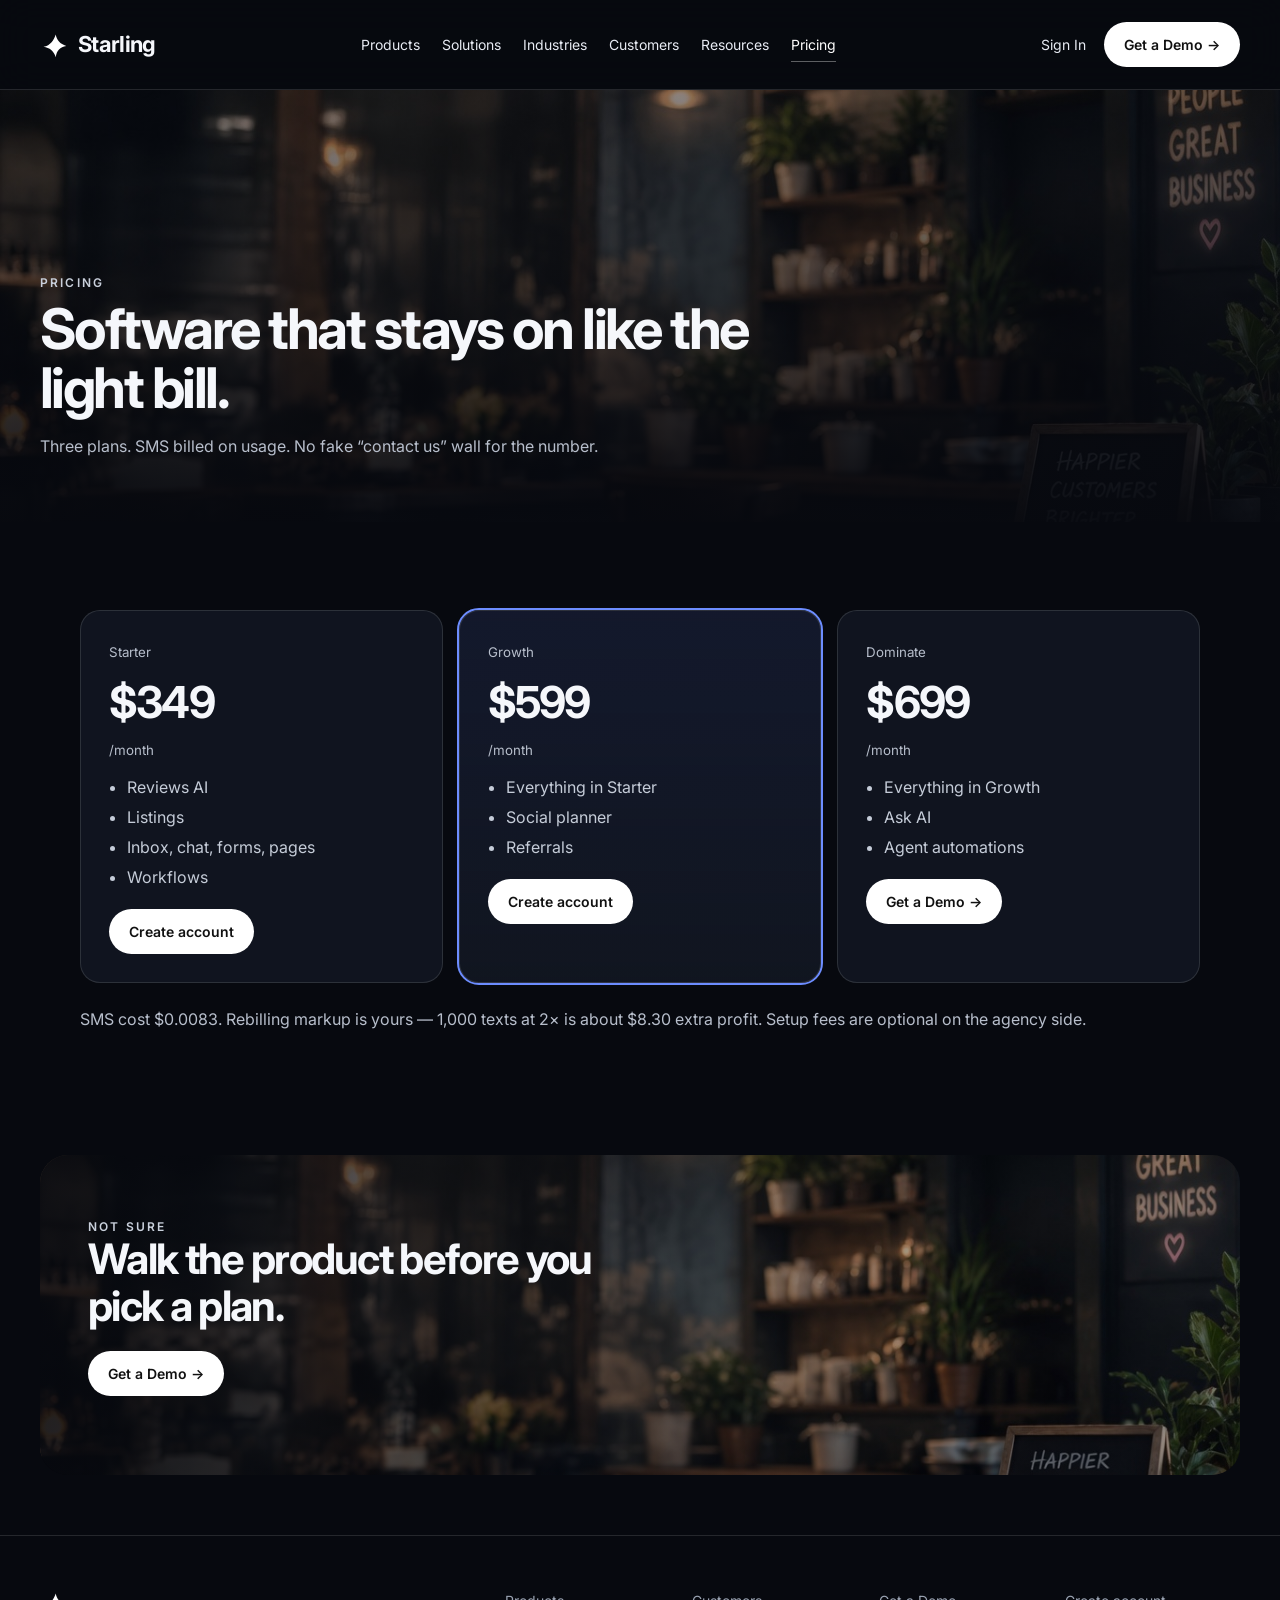
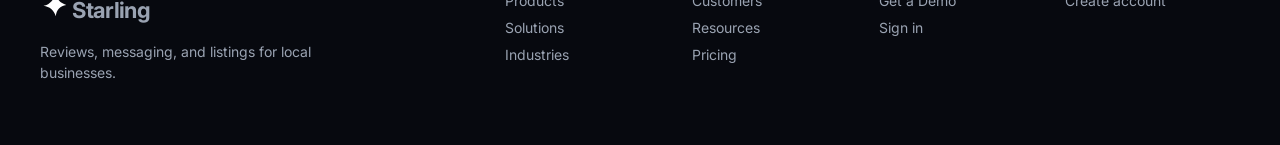
<file: static/pricing.html>
<!DOCTYPE html>
<html lang="en">
<head>
  <meta charset="utf-8"/>
  <meta name="viewport" content="width=device-width, initial-scale=1"/>
  <title>Pricing — Starling</title>
  <link rel="stylesheet" href="https://fonts.googleapis.com/css2?family=Inter:wght@400;500;600;700&display=swap"/>
  <link rel="stylesheet" href="/static/site.css"/>
</head>
<body>
  <header class="top top-bar">
    <a class="brand" href="/"><svg viewBox="0 0 32 32" fill="none"><path d="M4 18c8-1 12-8 14-14 1 6 5 11 12 13-7 1-11 5-12 13-2-7-7-11-14-12Z" fill="#fff"/></svg> Starling</a>
    <nav class="links">
      <a href="/products">Products</a>
      <a href="/solutions">Solutions</a>
      <a href="/industries">Industries</a>
      <a href="/customers">Customers</a>
      <a href="/resources">Resources</a>
      <a class="on" href="/pricing">Pricing</a>
    </nav>
    <div class="top-cta"><a class="signin" href="/app">Sign In</a> <a class="btn-white" href="/demo">Get a Demo →</a></div>
    <button class="burger" id="burger" type="button" aria-label="Menu">☰</button>
  </header>

  <div class="page-hero">
    <div>
      <p class="eyebrow">Pricing</p>
      <h1>Software that stays on like the light bill.</h1>
      <p class="muted">Three plans. SMS billed on usage. No fake “contact us” wall for the number.</p>
    </div>
  </div>

  <section class="section">
    <div class="grid3 price">
      <div class="card">
        <small class="muted">Starter</small>
        <b>$349</b>
        <small class="muted">/month</small>
        <ul>
          <li>Reviews AI</li>
          <li>Listings</li>
          <li>Inbox, chat, forms, pages</li>
          <li>Workflows</li>
        </ul>
        <a class="btn-white" href="/app">Create account</a>
      </div>
      <div class="card featured">
        <small class="muted">Growth</small>
        <b>$599</b>
        <small class="muted">/month</small>
        <ul>
          <li>Everything in Starter</li>
          <li>Social planner</li>
          <li>Referrals</li>
        </ul>
        <a class="btn-white" href="/app">Create account</a>
      </div>
      <div class="card">
        <small class="muted">Dominate</small>
        <b>$699</b>
        <small class="muted">/month</small>
        <ul>
          <li>Everything in Growth</li>
          <li>Ask AI</li>
          <li>Agent automations</li>
        </ul>
        <a class="btn-white" href="/demo">Get a Demo →</a>
      </div>
    </div>
    <p class="muted" style="margin-top:24px">SMS cost $0.0083. Rebilling markup is yours — 1,000 texts at 2× is about $8.30 extra profit. Setup fees are optional on the agency side.</p>
  </section>

  <section class="cta-band">
    <div class="cta-inner">
      <p class="eyebrow">Not sure</p>
      <h2>Walk the product before you pick a plan.</h2>
      <p style="margin-top:22px"><a class="btn-white" href="/demo">Get a Demo →</a></p>
    </div>
  </section>

  <footer class="foot">
    <div>
      <a class="brand" href="/"><svg viewBox="0 0 32 32" fill="none" width="28"><path d="M4 18c8-1 12-8 14-14 1 6 5 11 12 13-7 1-11 5-12 13-2-7-7-11-14-12Z" fill="#fff"/></svg> Starling</a>
      <p>Reviews, messaging, and listings for local businesses.</p>
    </div>
    <div class="foot-cols">
      <div><a href="/products">Products</a><a href="/solutions">Solutions</a><a href="/industries">Industries</a></div>
      <div><a href="/customers">Customers</a><a href="/resources">Resources</a><a href="/pricing">Pricing</a></div>
      <div><a href="/demo">Get a Demo</a><a href="/app">Sign in</a></div>
      <div><a href="/app">Create account</a></div>
    </div>
  </footer>
  <script src="/static/site.js"></script>
</body>
</html>
</file>
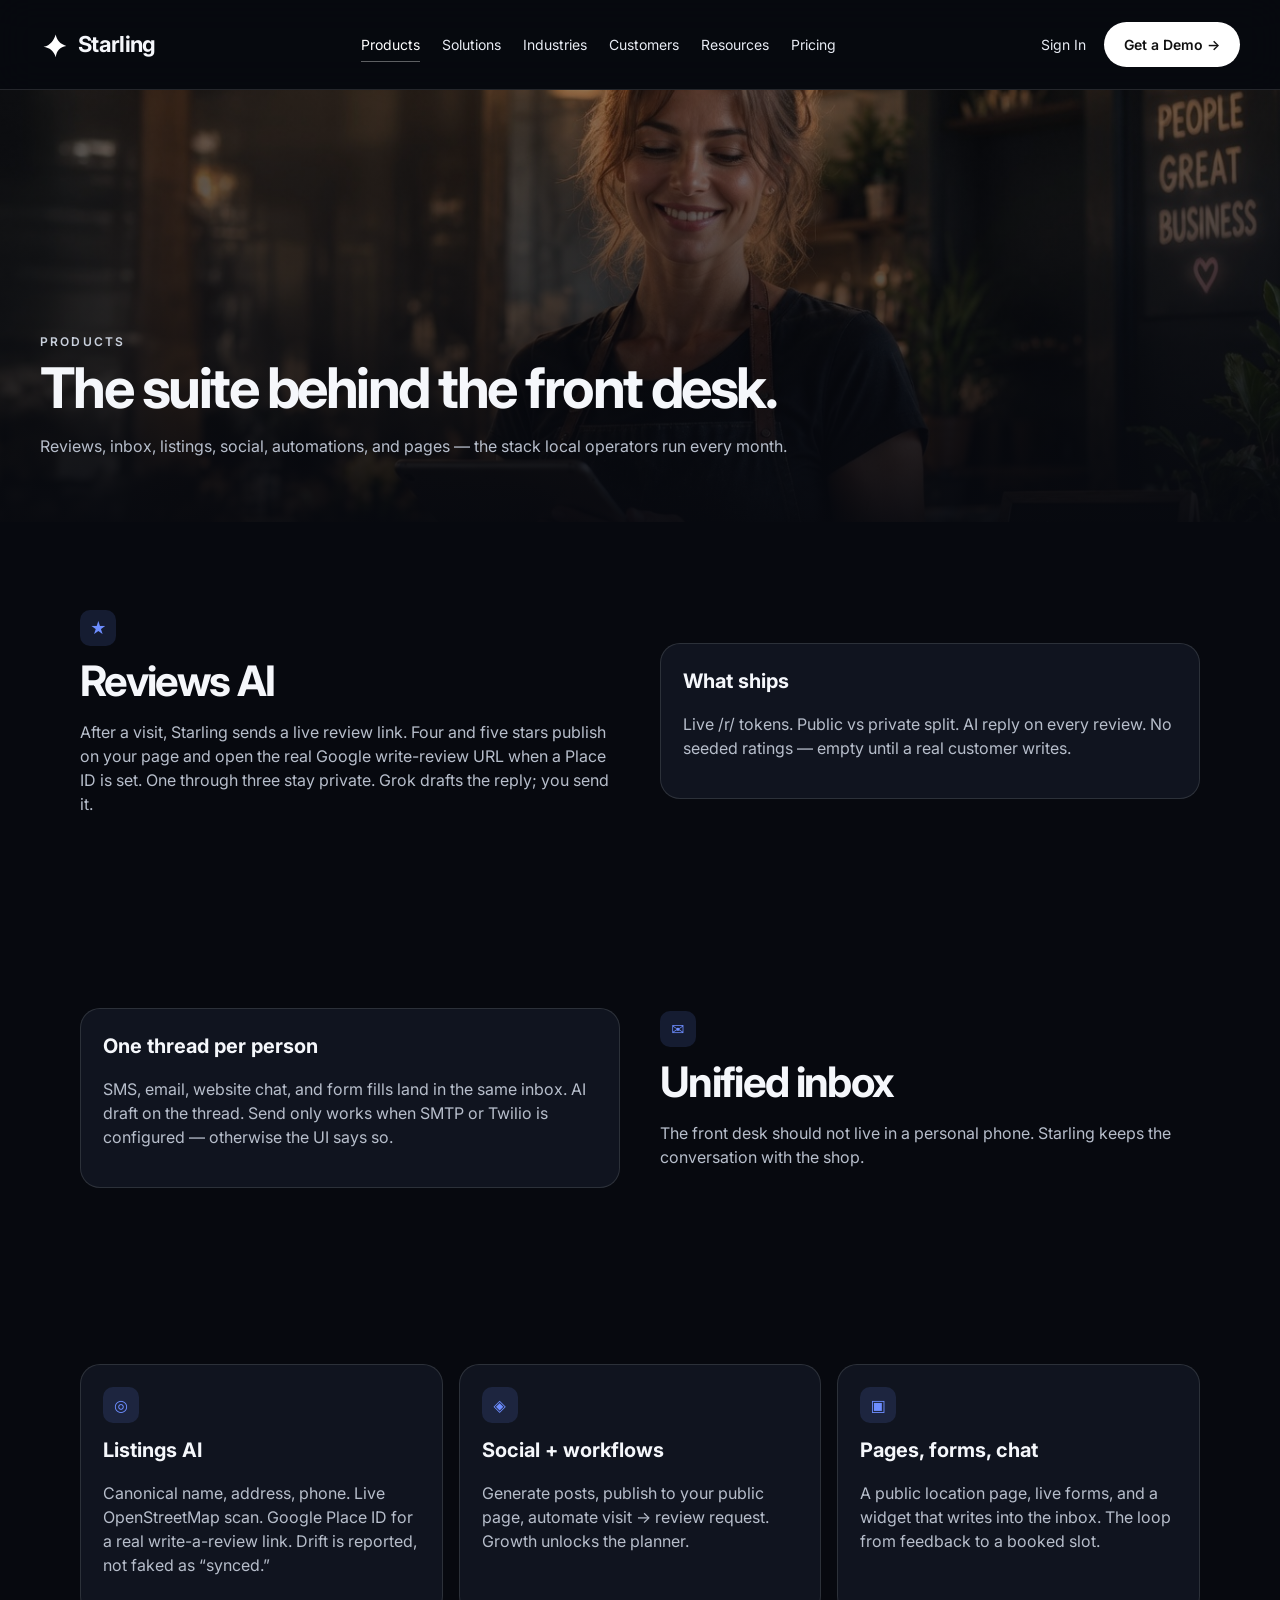
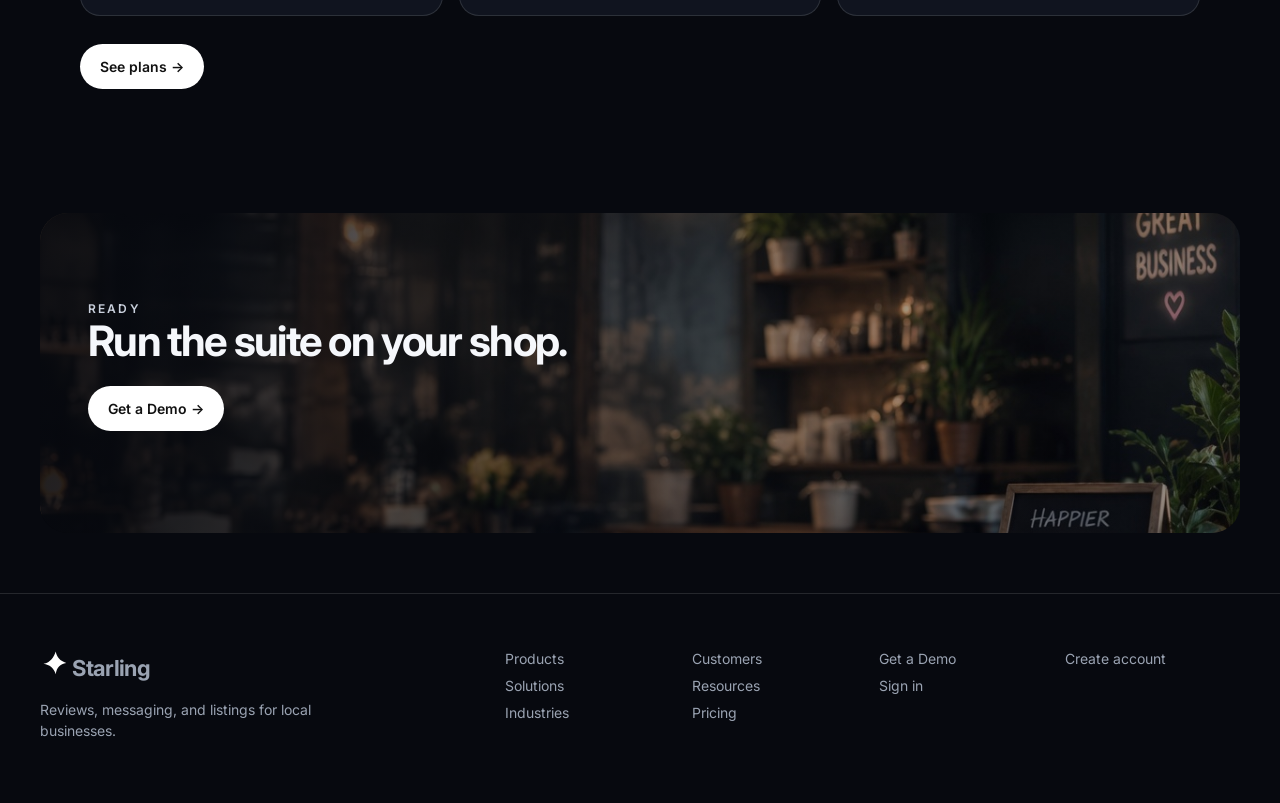
<file: static/products.html>
<!DOCTYPE html>
<html lang="en">
<head>
  <meta charset="utf-8"/>
  <meta name="viewport" content="width=device-width, initial-scale=1"/>
  <title>Products — Starling</title>
  <link rel="stylesheet" href="https://fonts.googleapis.com/css2?family=Inter:wght@400;500;600;700&display=swap"/>
  <link rel="stylesheet" href="/static/site.css"/>
</head>
<body>
  <header class="top top-bar">
    <a class="brand" href="/"><svg viewBox="0 0 32 32" fill="none"><path d="M4 18c8-1 12-8 14-14 1 6 5 11 12 13-7 1-11 5-12 13-2-7-7-11-14-12Z" fill="#fff"/></svg> Starling</a>
    <nav class="links">
      <a class="on" href="/products">Products</a>
      <a href="/solutions">Solutions</a>
      <a href="/industries">Industries</a>
      <a href="/customers">Customers</a>
      <a href="/resources">Resources</a>
      <a href="/pricing">Pricing</a>
    </nav>
    <div class="top-cta"><a class="signin" href="/app">Sign In</a> <a class="btn-white" href="/demo">Get a Demo →</a></div>
    <button class="burger" id="burger" type="button" aria-label="Menu">☰</button>
  </header>

  <div class="page-hero woman">
    <div>
      <p class="eyebrow">Products</p>
      <h1>The suite behind the front desk.</h1>
      <p class="muted">Reviews, inbox, listings, social, automations, and pages — the stack local operators run every month.</p>
    </div>
  </div>

  <section class="section">
    <div class="split">
      <div>
        <div class="ico">★</div>
        <h2>Reviews AI</h2>
        <p class="muted">After a visit, Starling sends a live review link. Four and five stars publish on your page and open the real Google write-review URL when a Place ID is set. One through three stay private. Grok drafts the reply; you send it.</p>
      </div>
      <div class="card">
        <h3>What ships</h3>
        <p class="muted">Live /r/ tokens. Public vs private split. AI reply on every review. No seeded ratings — empty until a real customer writes.</p>
      </div>
    </div>
  </section>

  <section class="section">
    <div class="split">
      <div class="card">
        <h3>One thread per person</h3>
        <p class="muted">SMS, email, website chat, and form fills land in the same inbox. AI draft on the thread. Send only works when SMTP or Twilio is configured — otherwise the UI says so.</p>
      </div>
      <div>
        <div class="ico">✉</div>
        <h2>Unified inbox</h2>
        <p class="muted">The front desk should not live in a personal phone. Starling keeps the conversation with the shop.</p>
      </div>
    </div>
  </section>

  <section class="section">
    <div class="grid3">
      <div class="card"><div class="ico">◎</div><h3>Listings AI</h3><p class="muted">Canonical name, address, phone. Live OpenStreetMap scan. Google Place ID for a real write-a-review link. Drift is reported, not faked as “synced.”</p></div>
      <div class="card"><div class="ico">◈</div><h3>Social + workflows</h3><p class="muted">Generate posts, publish to your public page, automate visit → review request. Growth unlocks the planner.</p></div>
      <div class="card"><div class="ico">▣</div><h3>Pages, forms, chat</h3><p class="muted">A public location page, live forms, and a widget that writes into the inbox. The loop from feedback to a booked slot.</p></div>
    </div>
    <p style="margin-top:28px"><a class="btn-white" href="/pricing">See plans →</a></p>
  </section>

  <section class="cta-band">
    <div class="cta-inner">
      <p class="eyebrow">Ready</p>
      <h2>Run the suite on your shop.</h2>
      <p style="margin-top:22px"><a class="btn-white" href="/demo">Get a Demo →</a></p>
    </div>
  </section>

  <footer class="foot">
    <div>
      <a class="brand" href="/"><svg viewBox="0 0 32 32" fill="none" width="28"><path d="M4 18c8-1 12-8 14-14 1 6 5 11 12 13-7 1-11 5-12 13-2-7-7-11-14-12Z" fill="#fff"/></svg> Starling</a>
      <p>Reviews, messaging, and listings for local businesses.</p>
    </div>
    <div class="foot-cols">
      <div><a href="/products">Products</a><a href="/solutions">Solutions</a><a href="/industries">Industries</a></div>
      <div><a href="/customers">Customers</a><a href="/resources">Resources</a><a href="/pricing">Pricing</a></div>
      <div><a href="/demo">Get a Demo</a><a href="/app">Sign in</a></div>
      <div><a href="/app">Create account</a></div>
    </div>
  </footer>
  <script src="/static/site.js"></script>
</body>
</html>
</file>
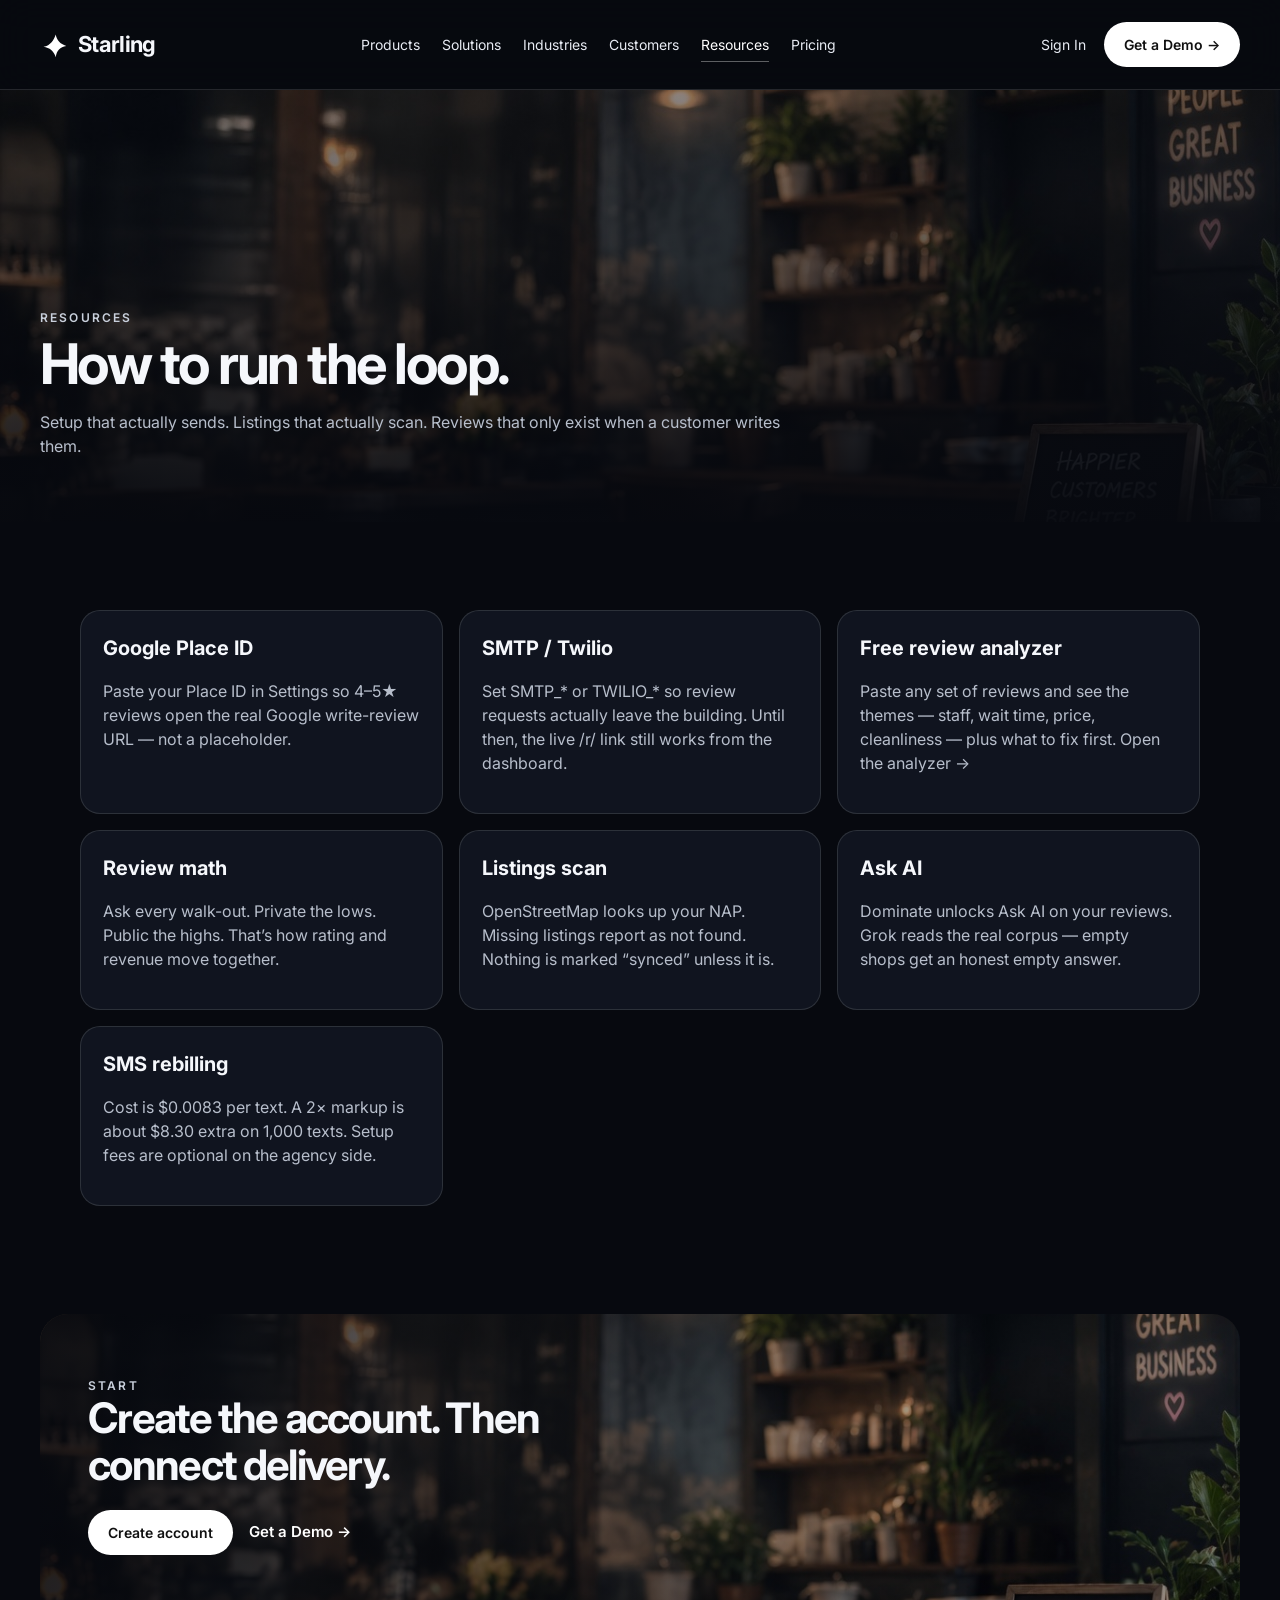
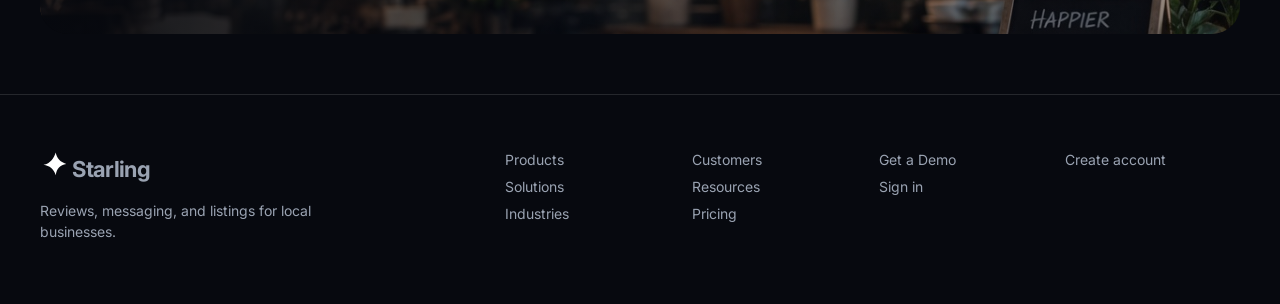
<file: static/resources.html>
<!DOCTYPE html>
<html lang="en">
<head>
  <meta charset="utf-8"/>
  <meta name="viewport" content="width=device-width, initial-scale=1"/>
  <title>Resources — Starling</title>
  <link rel="stylesheet" href="https://fonts.googleapis.com/css2?family=Inter:wght@400;500;600;700&display=swap"/>
  <link rel="stylesheet" href="/static/site.css"/>
</head>
<body>
  <header class="top top-bar">
    <a class="brand" href="/"><svg viewBox="0 0 32 32" fill="none"><path d="M4 18c8-1 12-8 14-14 1 6 5 11 12 13-7 1-11 5-12 13-2-7-7-11-14-12Z" fill="#fff"/></svg> Starling</a>
    <nav class="links">
      <a href="/products">Products</a>
      <a href="/solutions">Solutions</a>
      <a href="/industries">Industries</a>
      <a href="/customers">Customers</a>
      <a class="on" href="/resources">Resources</a>
      <a href="/pricing">Pricing</a>
    </nav>
    <div class="top-cta"><a class="signin" href="/app">Sign In</a> <a class="btn-white" href="/demo">Get a Demo →</a></div>
    <button class="burger" id="burger" type="button" aria-label="Menu">☰</button>
  </header>

  <div class="page-hero">
    <div>
      <p class="eyebrow">Resources</p>
      <h1>How to run the loop.</h1>
      <p class="muted">Setup that actually sends. Listings that actually scan. Reviews that only exist when a customer writes them.</p>
    </div>
  </div>

  <section class="section">
    <div class="grid3">
      <div class="card"><h3>Google Place ID</h3><p class="muted">Paste your Place ID in Settings so 4–5★ reviews open the real Google write-review URL — not a placeholder.</p></div>
      <div class="card"><h3>SMTP / Twilio</h3><p class="muted">Set SMTP_* or TWILIO_* so review requests actually leave the building. Until then, the live /r/ link still works from the dashboard.</p></div>
      <div class="card"><h3>Free review analyzer</h3><p class="muted">Paste any set of reviews and see the themes — staff, wait time, price, cleanliness — plus what to fix first. <a href="/review-analyzer">Open the analyzer →</a></p></div>
      <div class="card"><h3>Review math</h3><p class="muted">Ask every walk-out. Private the lows. Public the highs. That’s how rating and revenue move together.</p></div>
      <div class="card"><h3>Listings scan</h3><p class="muted">OpenStreetMap looks up your NAP. Missing listings report as not found. Nothing is marked “synced” unless it is.</p></div>
      <div class="card"><h3>Ask AI</h3><p class="muted">Dominate unlocks Ask AI on your reviews. Grok reads the real corpus — empty shops get an honest empty answer.</p></div>
      <div class="card"><h3>SMS rebilling</h3><p class="muted">Cost is $0.0083 per text. A 2× markup is about $8.30 extra on 1,000 texts. Setup fees are optional on the agency side.</p></div>
    </div>
  </section>

  <section class="cta-band">
    <div class="cta-inner">
      <p class="eyebrow">Start</p>
      <h2>Create the account. Then connect delivery.</h2>
      <p style="margin-top:22px;display:flex;gap:16px;flex-wrap:wrap">
        <a class="btn-white" href="/app">Create account</a>
        <a class="btn-ghost" href="/demo">Get a Demo →</a>
      </p>
    </div>
  </section>

  <footer class="foot">
    <div>
      <a class="brand" href="/"><svg viewBox="0 0 32 32" fill="none" width="28"><path d="M4 18c8-1 12-8 14-14 1 6 5 11 12 13-7 1-11 5-12 13-2-7-7-11-14-12Z" fill="#fff"/></svg> Starling</a>
      <p>Reviews, messaging, and listings for local businesses.</p>
    </div>
    <div class="foot-cols">
      <div><a href="/products">Products</a><a href="/solutions">Solutions</a><a href="/industries">Industries</a></div>
      <div><a href="/customers">Customers</a><a href="/resources">Resources</a><a href="/pricing">Pricing</a></div>
      <div><a href="/demo">Get a Demo</a><a href="/app">Sign in</a></div>
      <div><a href="/app">Create account</a></div>
    </div>
  </footer>
  <script src="/static/site.js"></script>
</body>
</html>
</file>
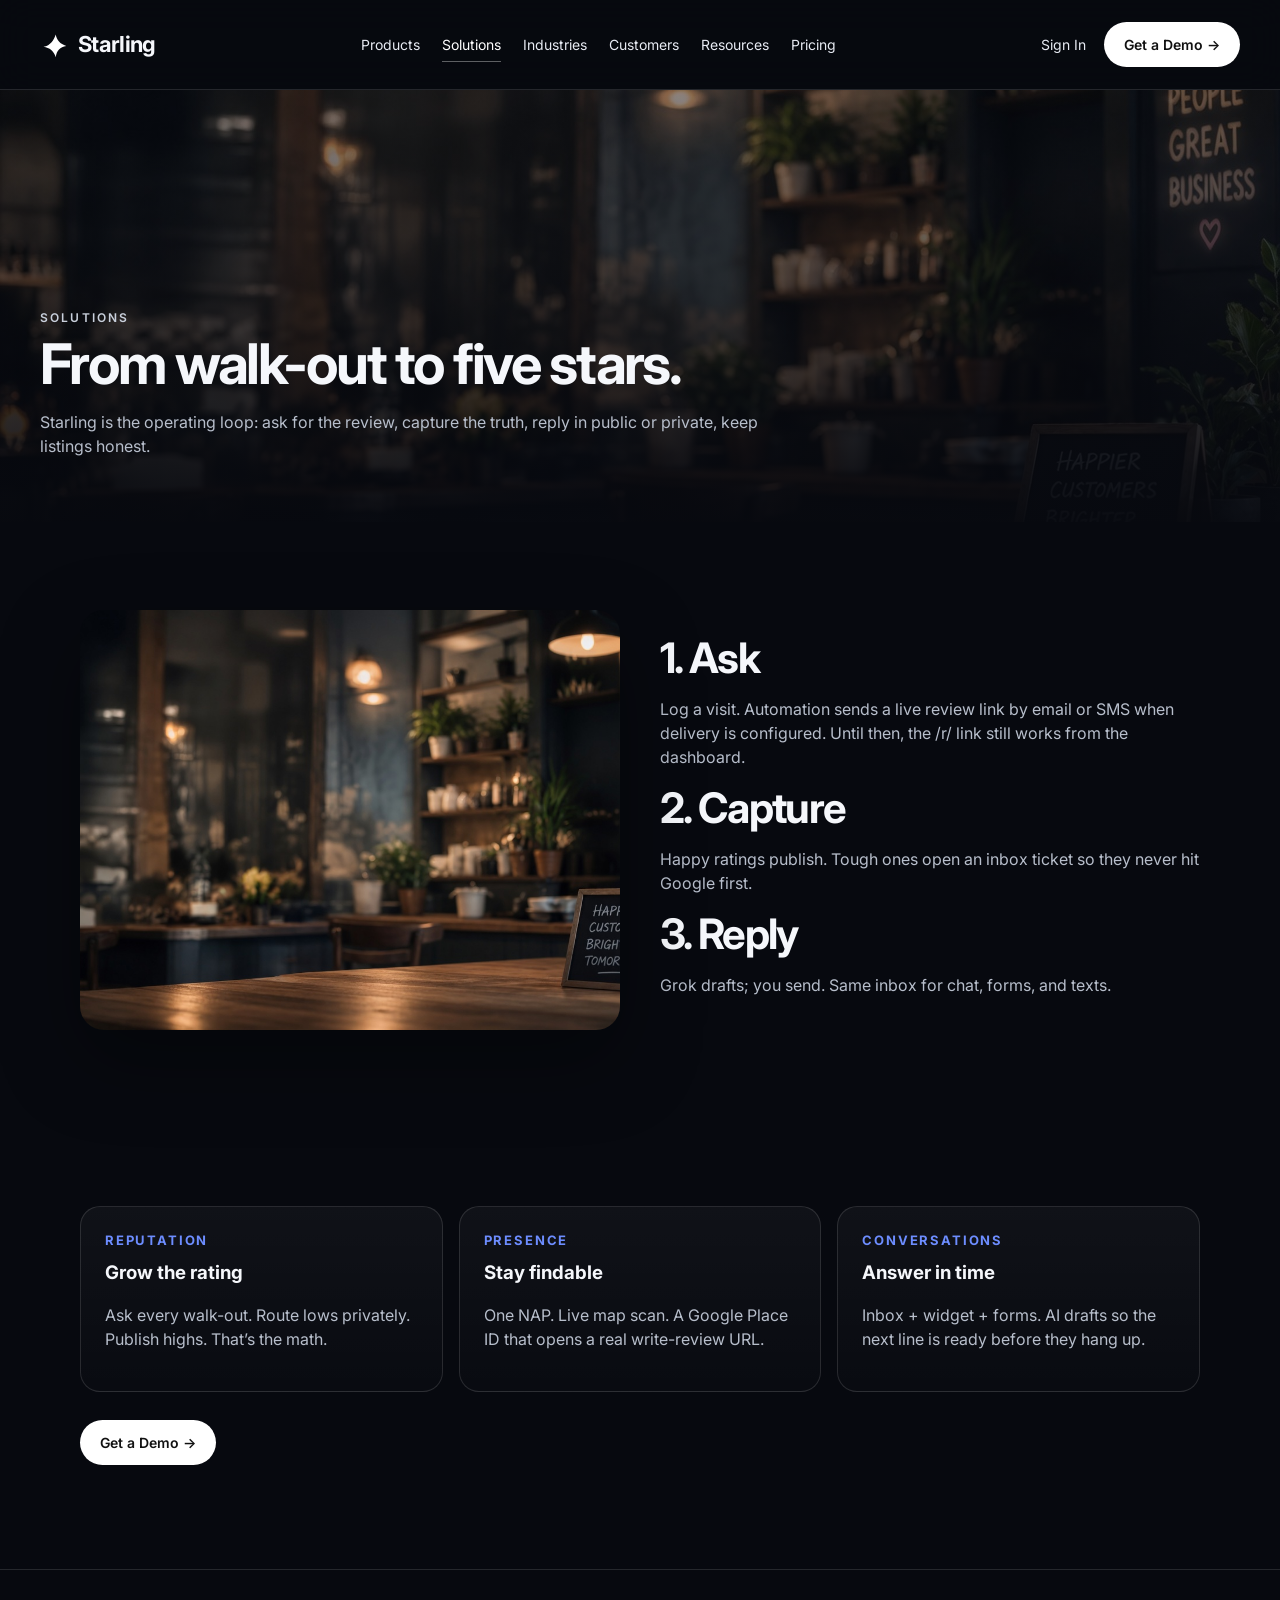
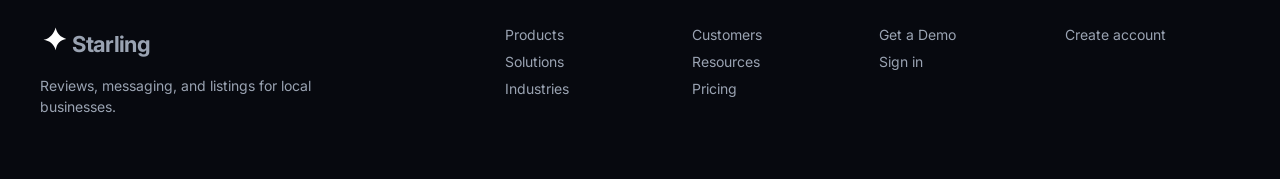
<file: static/solutions.html>
<!DOCTYPE html>
<html lang="en">
<head>
  <meta charset="utf-8"/>
  <meta name="viewport" content="width=device-width, initial-scale=1"/>
  <title>Solutions — Starling</title>
  <link rel="stylesheet" href="https://fonts.googleapis.com/css2?family=Inter:wght@400;500;600;700&display=swap"/>
  <link rel="stylesheet" href="/static/site.css"/>
</head>
<body>
  <header class="top top-bar">
    <a class="brand" href="/"><svg viewBox="0 0 32 32" fill="none"><path d="M4 18c8-1 12-8 14-14 1 6 5 11 12 13-7 1-11 5-12 13-2-7-7-11-14-12Z" fill="#fff"/></svg> Starling</a>
    <nav class="links">
      <a href="/products">Products</a>
      <a class="on" href="/solutions">Solutions</a>
      <a href="/industries">Industries</a>
      <a href="/customers">Customers</a>
      <a href="/resources">Resources</a>
      <a href="/pricing">Pricing</a>
    </nav>
    <div class="top-cta"><a class="signin" href="/app">Sign In</a> <a class="btn-white" href="/demo">Get a Demo →</a></div>
    <button class="burger" id="burger" type="button" aria-label="Menu">☰</button>
  </header>

  <div class="page-hero">
    <div>
      <p class="eyebrow">Solutions</p>
      <h1>From walk-out to five stars.</h1>
      <p class="muted">Starling is the operating loop: ask for the review, capture the truth, reply in public or private, keep listings honest.</p>
    </div>
  </div>

  <section class="section">
    <div class="split">
      <div class="photo" style="background-image:url('/static/img/section-cafe.jpg')"></div>
      <div>
        <h2>1. Ask</h2>
        <p class="muted">Log a visit. Automation sends a live review link by email or SMS when delivery is configured. Until then, the /r/ link still works from the dashboard.</p>
        <h2>2. Capture</h2>
        <p class="muted">Happy ratings publish. Tough ones open an inbox ticket so they never hit Google first.</p>
        <h2>3. Reply</h2>
        <p class="muted">Grok drafts; you send. Same inbox for chat, forms, and texts.</p>
      </div>
    </div>
  </section>

  <section class="section">
    <div class="steps">
      <div class="step"><b>Reputation</b><h3>Grow the rating</h3><p class="muted">Ask every walk-out. Route lows privately. Publish highs. That’s the math.</p></div>
      <div class="step"><b>Presence</b><h3>Stay findable</h3><p class="muted">One NAP. Live map scan. A Google Place ID that opens a real write-review URL.</p></div>
      <div class="step"><b>Conversations</b><h3>Answer in time</h3><p class="muted">Inbox + widget + forms. AI drafts so the next line is ready before they hang up.</p></div>
    </div>
    <p style="margin-top:28px"><a class="btn-white" href="/demo">Get a Demo →</a></p>
  </section>

  <footer class="foot">
    <div>
      <a class="brand" href="/"><svg viewBox="0 0 32 32" fill="none" width="28"><path d="M4 18c8-1 12-8 14-14 1 6 5 11 12 13-7 1-11 5-12 13-2-7-7-11-14-12Z" fill="#fff"/></svg> Starling</a>
      <p>Reviews, messaging, and listings for local businesses.</p>
    </div>
    <div class="foot-cols">
      <div><a href="/products">Products</a><a href="/solutions">Solutions</a><a href="/industries">Industries</a></div>
      <div><a href="/customers">Customers</a><a href="/resources">Resources</a><a href="/pricing">Pricing</a></div>
      <div><a href="/demo">Get a Demo</a><a href="/app">Sign in</a></div>
      <div><a href="/app">Create account</a></div>
    </div>
  </footer>
  <script src="/static/site.js"></script>
</body>
</html>
</file>
<file: static/site.css>
:root{
  --bg:#07090f;
  --ink:#f5f7fb;
  --muted:#b7becb;
  --line:rgba(255,255,255,.12);
  --blue:#6d8dff;
  --blue-2:#9eb0ff;
  --glass:rgba(16,20,30,.62);
  --card:rgba(18,23,34,.86);
}
*{box-sizing:border-box}
html{scroll-behavior:smooth}
html,body{margin:0;background:var(--bg);color:var(--ink);font:16px/1.5 Inter,system-ui,sans-serif}
a{color:inherit;text-decoration:none}
img{max-width:100%;display:block}
button,input,select,textarea{font:inherit}

.top{
  position:absolute;left:0;right:0;top:0;z-index:30;
  display:flex;align-items:center;gap:24px;padding:22px 40px;
}
.top-bar{
  position:sticky;top:0;left:auto;right:auto;
  background:rgba(7,9,15,.78);backdrop-filter:blur(18px);
  border-bottom:1px solid var(--line);
}
.brand{display:flex;align-items:center;gap:10px;font-weight:700;font-size:22px;letter-spacing:-.03em;flex:none}
.brand svg{width:28px;height:28px}
.links{display:flex;gap:22px;flex:1;justify-content:center;font-size:14px;color:#e8ecf4}
.links a{padding:6px 0;border-bottom:1px solid transparent}
.links a:hover,.links a.on{color:#fff;border-color:rgba(255,255,255,.35)}
.top-cta{display:flex;align-items:center;gap:18px;font-size:14px;flex:none}
.signin{color:#e8ecf4}
.signin:hover{color:#fff}
.btn-white{
  display:inline-flex;align-items:center;justify-content:center;gap:8px;background:#fff;color:#111;
  border:0;border-radius:999px;padding:12px 20px;font-weight:600;font-size:14px;cursor:pointer
}
.btn-white:hover{background:#f2f4f8}
.btn-blue{
  display:inline-flex;align-items:center;justify-content:center;gap:8px;background:#3b6cff;color:#fff;
  border:0;border-radius:999px;padding:10px 16px;font-weight:600;font-size:13px;cursor:pointer;width:100%
}
.btn-ghost{
  display:inline-flex;align-items:center;gap:10px;color:#fff;font-weight:600;font-size:15px
}
.play{width:34px;height:34px;border-radius:50%;border:1.5px solid #fff;display:inline-grid;place-items:center;font-size:11px}
.burger{display:none;background:transparent;border:0;color:#fff;font-size:22px;margin-left:auto;cursor:pointer}

.hero{
  position:relative;min-height:100vh;overflow:hidden;
  background:#07090f url("/static/img/hero.jpg") 58% center / cover no-repeat;
}
.hero:before{
  content:"";position:absolute;inset:0;pointer-events:none;
  background:
    linear-gradient(90deg, rgba(7,9,15,.94) 0%, rgba(7,9,15,.62) 26%, rgba(7,9,15,.18) 48%, transparent 64%),
    linear-gradient(180deg, rgba(7,9,15,.28) 0%, transparent 18%, transparent 58%, rgba(7,9,15,.88) 100%);
}
.hero-copy{position:relative;z-index:4;max-width:560px;padding:128px 48px 0}
.eyebrow{letter-spacing:.18em;text-transform:uppercase;font-size:12px;color:#c9d0dc;font-weight:600;margin:0}
.hero h1{font-size:64px;line-height:.98;letter-spacing:-.045em;font-weight:700;margin:14px 0 18px}
.hero h1 em{font-style:normal;background:linear-gradient(90deg,#6d8dff,#9eb0ff);-webkit-background-clip:text;background-clip:text;color:transparent}
.hero .lead{color:#d5dae4;font-size:18px;max-width:400px;margin:0 0 28px;line-height:1.55}
.hero-actions{display:flex;align-items:center;gap:22px;flex-wrap:wrap}

.float-stack{position:absolute;inset:0;z-index:3;pointer-events:none}
.float-stack .glass{pointer-events:auto;position:absolute;width:236px}
.card-g{left:35.5%;top:16%;animation:floaty 5s ease-in-out infinite alternate}
.card-f{left:33.6%;top:35%;animation:floaty 5.6s ease-in-out infinite alternate-reverse}
.card-m{left:35.8%;top:54%;animation:floaty 4.8s ease-in-out infinite alternate}
.card-ai{right:4.8%;top:15%;width:268px;animation:floaty 5.2s ease-in-out infinite alternate}
.card-rt{right:5.5%;top:50%;width:268px;animation:floaty 6s ease-in-out infinite alternate-reverse}
@keyframes floaty{from{transform:translateY(0)}to{transform:translateY(-7px)}}

.glass{
  background:var(--glass);backdrop-filter:blur(18px);-webkit-backdrop-filter:blur(18px);
  border:1px solid rgba(255,255,255,.14);
  border-radius:18px;padding:14px 16px;box-shadow:0 20px 50px rgba(0,0,0,.28)
}
.rev{display:flex;gap:12px;align-items:flex-start}
.rev .mark{width:30px;height:30px;border-radius:8px;display:grid;place-items:center;flex:none;overflow:hidden}
.rev .mark svg{width:18px;height:18px}
.g{background:#fff}
.f{background:#1877f2}
.c{background:#22c55e}
.stars{color:#f5b301;letter-spacing:1px;font-size:13px;line-height:1}
.rev p{margin:4px 0 0;font-size:13.5px;line-height:1.35}
.rev small,.ai-card small{color:#9aa3b2;font-size:11px}
.ai-card h4{margin:0 0 4px;font-size:14px;display:flex;align-items:center;gap:8px;font-weight:600}
.spark{color:#8aa0ff}
.draft{background:rgba(255,255,255,.06);border-radius:12px;padding:10px 12px;font-size:13px;color:#d7dce6;margin:8px 0 12px;line-height:1.4}
.rating{display:flex;justify-content:space-between;align-items:flex-end;gap:12px}
.rating b{font-size:34px;letter-spacing:-.04em;display:block;line-height:1}
.up{color:#22c55e;font-size:12px;font-weight:700;margin-top:4px}
.bars{display:flex;gap:4px;align-items:flex-end;height:52px}
.bars i{width:8px;border-radius:3px;background:linear-gradient(#8aa0ff,#4d6dff);display:block}

.hero-floor{position:absolute;left:0;right:0;bottom:0;z-index:4;padding:0 48px 26px}
.stats{
  display:grid;grid-template-columns:repeat(4,minmax(0,200px));gap:8px 0;
  padding:18px 0 16px;border-top:1px solid rgba(255,255,255,.1);max-width:980px
}
.stats > div{padding-right:22px}
.stats > div + div{border-left:1px solid rgba(255,255,255,.16);padding-left:22px}
.stats b{display:block;font-size:34px;letter-spacing:-.04em;color:#6d8dff;line-height:1.1}
.stats span{color:#b7becb;font-size:13px;white-space:nowrap}
.rating small{white-space:nowrap}
.logos{display:flex;justify-content:space-between;align-items:center;gap:24px;padding:6px 0 4px;color:#9aa3b2;font-weight:700;letter-spacing:.06em;font-size:12px;text-transform:uppercase}
.logo-row{display:flex;gap:22px;flex-wrap:wrap;opacity:.78}
.logo-note{opacity:.7;letter-spacing:.12em;font-size:10px;text-align:right;max-width:180px;line-height:1.4}

.section{padding:88px 40px;max-width:1200px;margin:0 auto}
h2{font-size:42px;letter-spacing:-.04em;line-height:1.1;margin:8px 0 14px}
h2 em{font-style:normal;color:var(--blue)}
.lead-s{color:var(--muted);max-width:640px;margin:0 0 28px;font-size:17px}
.grid3,.grid2,.grid4{display:grid;gap:16px}
.grid3{grid-template-columns:repeat(3,1fr)}
.grid2{grid-template-columns:1fr 1fr}
.grid4{grid-template-columns:repeat(4,1fr)}
.card{
  background:var(--card);border:1px solid var(--line);border-radius:20px;padding:22px;
  transition:transform .2s ease,border-color .2s ease
}
.card:hover{transform:translateY(-3px);border-color:rgba(109,141,255,.4)}
.card h3{margin:0 0 8px;font-size:20px}
.ico{width:36px;height:36px;border-radius:10px;background:rgba(109,141,255,.14);color:var(--blue);display:grid;place-items:center;margin-bottom:12px;font-size:16px}
.muted{color:var(--muted)}
.split{display:grid;grid-template-columns:1fr 1fr;gap:40px;align-items:center}
.photo{border-radius:24px;overflow:hidden;min-height:420px;background:#111 center/cover;position:relative;box-shadow:0 30px 80px rgba(0,0,0,.35)}
.photo .glass{position:absolute}
.pin-tl{left:18px;top:18px;width:230px}
.pin-br{right:18px;bottom:18px;width:240px}

.steps{display:grid;grid-template-columns:repeat(3,1fr);gap:16px}
.step{padding:24px;border-radius:20px;border:1px solid var(--line);background:linear-gradient(180deg,rgba(255,255,255,.04),rgba(255,255,255,.01))}
.step b{display:block;color:var(--blue);font-size:13px;letter-spacing:.14em;text-transform:uppercase;margin-bottom:8px}
.step h3{margin:0 0 8px}

.quote{
  max-width:860px;margin:0 auto;text-align:center
}
.quote p{font-size:32px;letter-spacing:-.03em;line-height:1.25;margin:0 0 16px}
.quote span{color:var(--muted);font-size:14px}

.price .card{padding:28px}
.price .card b{font-size:44px;letter-spacing:-.04em;display:block;margin:6px 0 2px}
.price ul{margin:14px 0 20px;padding-left:18px;color:#c5ccd8}
.price li{margin:6px 0}
.featured{outline:2px solid var(--blue);background:linear-gradient(180deg,rgba(109,141,255,.12),rgba(18,23,34,.9))}

.cta-band{
  margin:20px 40px 60px;border-radius:28px;overflow:hidden;position:relative;min-height:320px;
  background:#111 url("/static/img/section-cafe.jpg") center/cover;display:flex;align-items:center
}
.cta-band:before{
  content:"";position:absolute;inset:0;
  background:linear-gradient(90deg,rgba(7,9,15,.88),rgba(7,9,15,.45) 60%,rgba(7,9,15,.2))
}
.cta-inner{position:relative;z-index:1;padding:48px;max-width:640px}
.cta-inner h2{margin-top:0}

.page-hero{
  position:relative;min-height:48vh;display:flex;align-items:flex-end;
  background:#07090f url("/static/img/section-cafe.jpg") center/cover no-repeat;
  padding:140px 40px 48px
}
.page-hero:before{
  content:"";position:absolute;inset:0;
  background:linear-gradient(180deg,rgba(7,9,15,.45) 0%,rgba(7,9,15,.72) 55%,rgba(7,9,15,.96) 100%)
}
.page-hero > *{position:relative;z-index:1;max-width:760px}
.page-hero h1{font-size:56px;letter-spacing:-.045em;line-height:1.05;margin:8px 0 12px}
.page-hero.woman{background-image:url("/static/img/section-woman.jpg")}

.form{max-width:520px;display:grid;gap:8px}
.form label{font-size:13px;color:#c5ccd8}
.form input,.form select,.form textarea{
  background:#0e121b;border:1px solid var(--line);border-radius:12px;padding:12px 14px;color:#fff
}
.form input:focus,.form textarea:focus{outline:1px solid var(--blue);border-color:transparent}

.foot{border-top:1px solid var(--line);padding:48px 40px;display:grid;grid-template-columns:1.2fr 2fr;gap:24px;color:#9aa3b2;font-size:14px}
.foot p{max-width:320px}
.foot-cols{display:grid;grid-template-columns:repeat(4,1fr);gap:12px}
.foot a{display:block;margin:6px 0}
.foot a:hover{color:#fff}
.legal{grid-column:1/-1;border-top:1px solid var(--line);margin-top:18px;padding-top:16px;font-size:12px}

@media (prefers-reduced-motion: reduce){
  .float-stack .glass{animation:none}
}
@media (max-width:1100px){
  .hero h1{font-size:52px}
  .card-g,.card-f,.card-m{left:34%}
}
@media (max-width:980px){
  .top{flex-wrap:wrap}
  .brand{order:1}
  .burger{display:block;order:2}
  .links,.top-cta{display:none}
  body.nav-open .links,body.nav-open .top-cta{
    display:flex;flex-direction:column;flex:1 0 100%;gap:12px;
    background:#0e121b;padding:14px 16px;border:1px solid var(--line)
  }
  body.nav-open .top{row-gap:0;column-gap:24px}
  body.nav-open .links{order:3;margin-top:12px;border-radius:16px 16px 0 0;border-bottom:0}
  body.nav-open .top-cta{order:4;border-radius:0 0 16px 16px;border-top:0;padding-top:4px;align-items:stretch}
  .hero{background-position:72% center}
  .hero h1,.page-hero h1{font-size:40px}
  .hero-copy{padding:100px 20px 0;max-width:none}
  .float-stack{position:relative;display:grid;grid-template-columns:1fr 1fr;gap:10px;padding:24px 20px 0;inset:auto}
  .float-stack .glass{position:relative;left:auto;right:auto;top:auto;width:auto;animation:none}
  .card-ai,.card-rt{grid-column:1/-1}
  .hero-floor{position:relative;padding:20px 20px 24px}
  .stats,.grid3,.grid2,.grid4,.split,.foot,.price,.steps,.logos{grid-template-columns:1fr}
  .stats{grid-template-columns:1fr 1fr}
  .top,.section,.page-hero,.cta-band,.foot{padding-left:20px;padding-right:20px}
  .cta-band{margin:0 20px 40px}
  .logo-note{text-align:left}
  .photo{min-height:280px}
}
</file>
